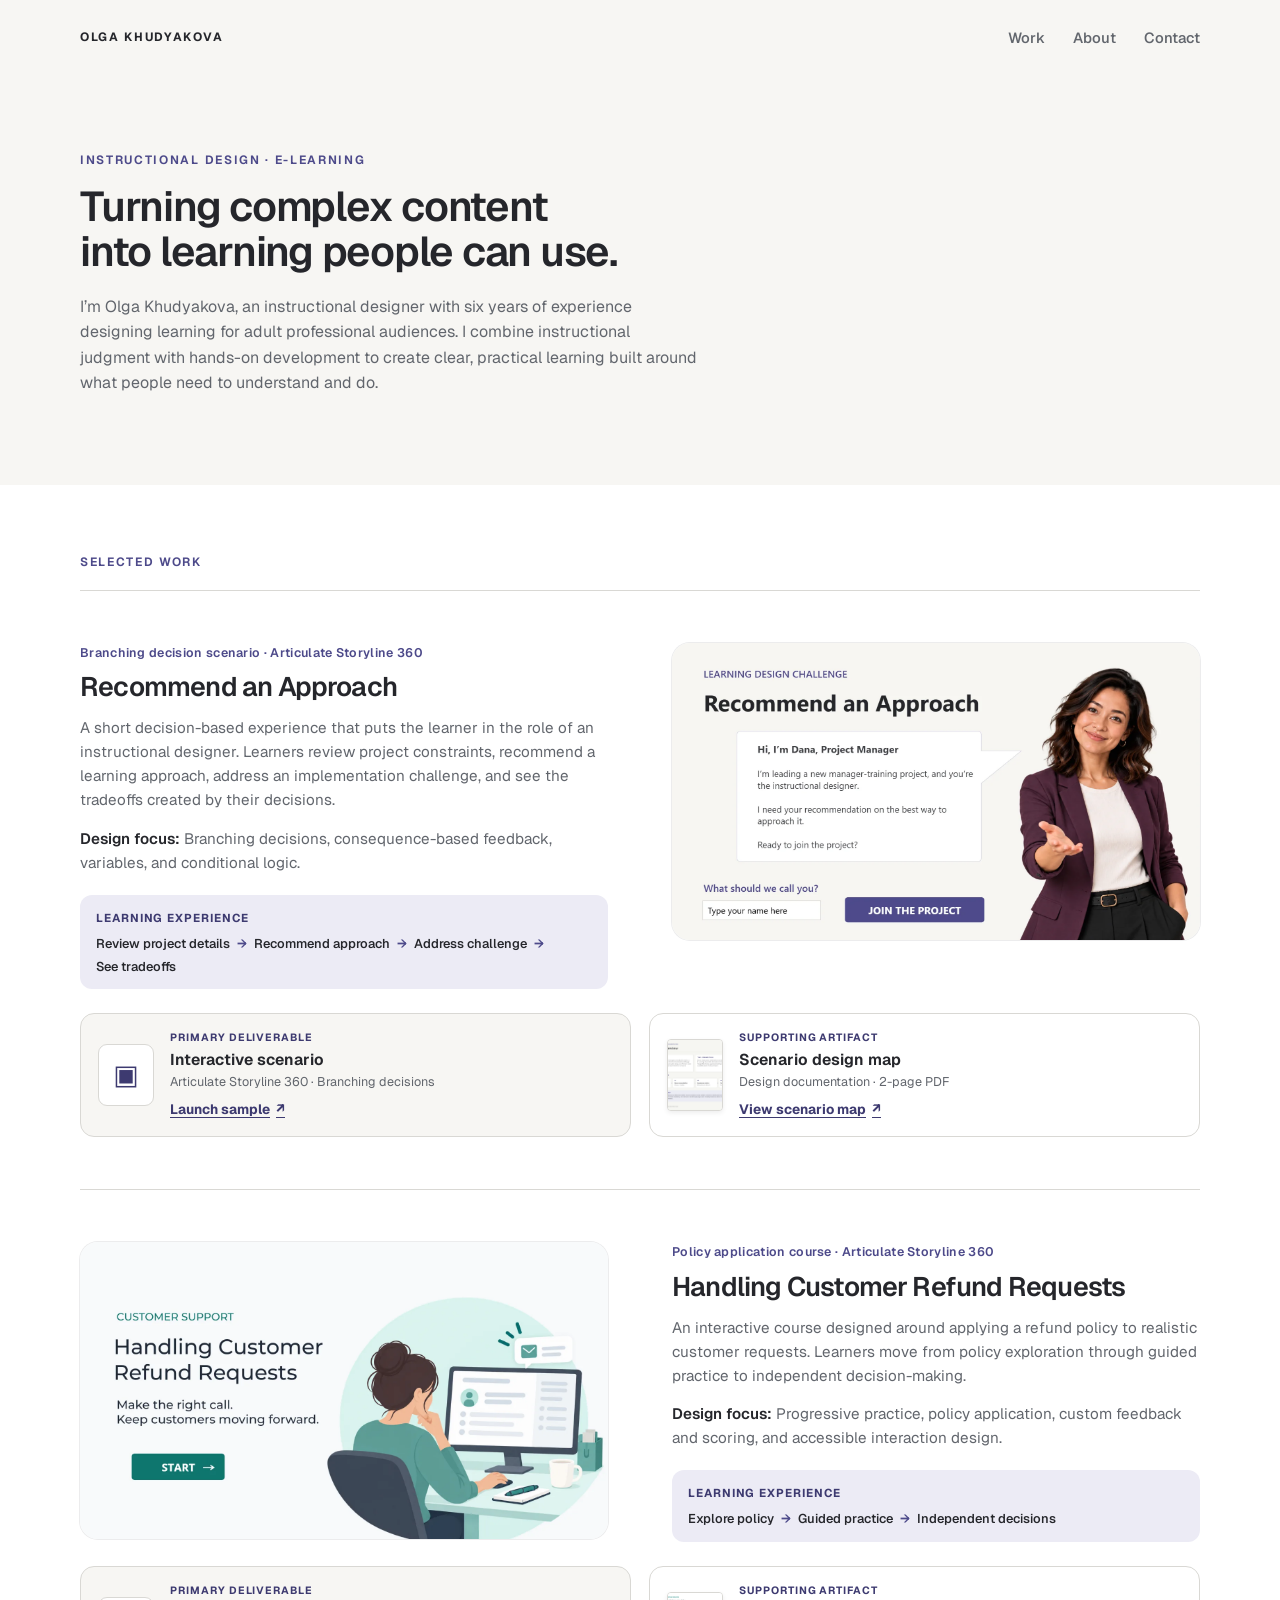
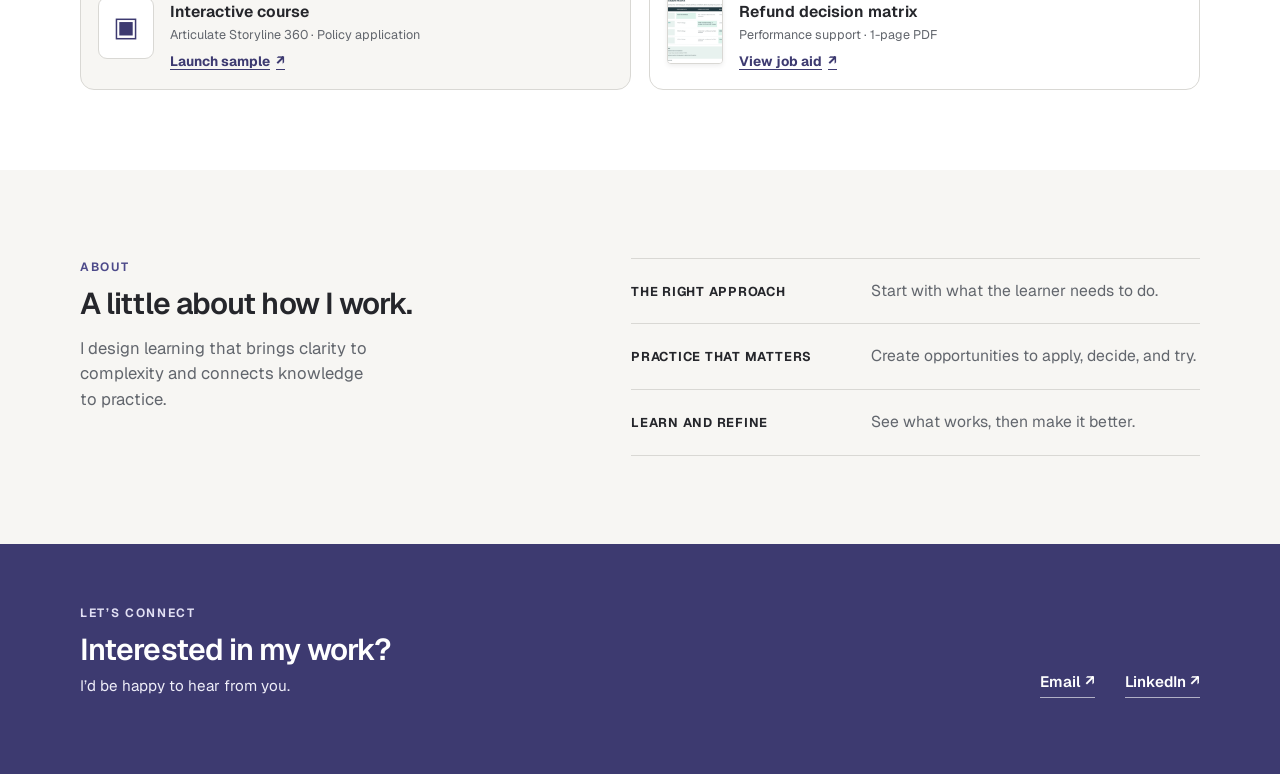
<file: index.html>
<!DOCTYPE html>

<html lang="en">
<head>
<meta charset="utf-8"/>
<meta content="width=device-width,initial-scale=1" name="viewport"/>
<meta content="Instructional design and e-learning portfolio of Olga Khudyakova." name="description"/>
<title>Olga Khudyakova | Instructional Designer</title>
<link href="https://fonts.googleapis.com" rel="preconnect"/>
<link crossorigin="" href="https://fonts.gstatic.com" rel="preconnect"/>
<link href="https://fonts.googleapis.com/css2?family=Geist:wght@400;500;600;700&amp;display=swap" rel="stylesheet"/>
<link href="styles.css" rel="stylesheet"/>
</head>
<body>
<a class="skip-link" href="#main">Skip to main content</a>
<header class="site-header">
<div class="wrap header-inner">
<a class="wordmark" href="#top">OLGA KHUDYAKOVA</a>
<nav aria-label="Primary navigation">
<a href="#work">Work</a>
<a href="#about">About</a>
<a href="#contact">Contact</a>
</nav>
</div>
</header>
<main id="main">
<section class="hero" id="top">
<img alt="" aria-hidden="true" class="hero-art hero-art-image" src="hero-abstract.png"/>
<div class="wrap hero-inner">
<p class="kicker">INSTRUCTIONAL DESIGN · E-LEARNING</p>
<h1>Turning complex content into learning people can use.</h1>
<p class="hero-copy">I’m Olga Khudyakova, an instructional designer with six years of experience designing learning for adult professional audiences. I combine instructional judgment with hands-on development to create clear, practical learning built around what people need to understand and do.</p>
</div>
</section>
<section aria-labelledby="work-title" class="work" id="work">
<div class="wrap">
<h2 class="section-title" id="work-title">SELECTED WORK</h2>
<article class="project">
<div class="project-copy">
<p class="project-type">Branching decision scenario · Articulate Storyline 360</p>
<h3>Recommend an Approach</h3>
<p>A short decision-based experience that puts the learner in the role of an instructional designer. Learners review project constraints, recommend a learning approach, address an implementation challenge, and see the tradeoffs created by their decisions.</p>
<p class="design-focus"><strong>Design focus:</strong> Branching decisions, consequence-based feedback, variables, and conditional logic.</p>
<div class="learning-strip">
<p class="strip-label">Learning experience</p>
<ol class="strip-flow">
<li>Review project details</li>
<li>Recommend approach</li>
<li>Address challenge</li>
<li>See tradeoffs</li>
</ol>
</div>

</div>
<div class="project-media">
<a aria-hidden="true" class="project-image" href="https://olkhud1370-prog.github.io/elearning_worksamples/Recommend%20an%20Approach/" rel="noopener" tabindex="-1" target="_blank">
<picture>
<source srcset="dana-cover.webp" type="image/webp"/>
<img alt="" decoding="async" height="900" loading="lazy" src="dana-cover.png" width="1608"/>
</picture>
</a>

</div>
<div aria-label="Project deliverables" class="deliverables">
<div class="deliverable deliverable-course">
<div aria-hidden="true" class="deliverable-icon">▣</div>
<div class="deliverable-body">
<p class="deliverable-kind">PRIMARY DELIVERABLE</p>
<h4>Interactive scenario</h4>
<p>Articulate Storyline 360 · Branching decisions</p>
<a class="deliverable-link" href="https://olkhud1370-prog.github.io/elearning_worksamples/Recommend%20an%20Approach/" rel="noopener" target="_blank">Launch sample <span aria-hidden="true">↗</span><span class="visually-hidden"> (opens in a new tab)</span></a>
</div>
</div>
<a aria-label="View scenario map, PDF opens in a new tab" class="deliverable deliverable-document" href="Recommend%20an%20Approach/Make_the_Call_Scenario_Design_Map.pdf" rel="noopener" target="_blank">
<img alt="" class="document-preview" decoding="async" loading="lazy" src="scenario-map-preview.webp"/>
<div class="deliverable-body">
<p class="deliverable-kind">SUPPORTING ARTIFACT</p>
<h4>Scenario design map</h4>
<p>Design documentation · 2-page PDF</p>
<span class="deliverable-link">View scenario map <span aria-hidden="true">↗</span></span>
</div>
</a></div></article>
<article class="project reverse">
<div class="project-copy">
<p class="project-type">Policy application course · Articulate Storyline 360</p>
<h3>Handling Customer Refund Requests</h3>
<p>An interactive course designed around applying a refund policy to realistic customer requests. Learners move from policy exploration through guided practice to independent decision-making.</p>
<p class="design-focus"><strong>Design focus:</strong> Progressive practice, policy application, custom feedback and scoring, and accessible interaction design.</p>
<div class="learning-strip">
<p class="strip-label">Learning experience</p>
<ol class="strip-flow">
<li>Explore policy</li>
<li>Guided practice</li>
<li>Independent decisions</li>
</ol>
</div>

</div>
<div class="project-media">
<a aria-hidden="true" class="project-image" href="https://olkhud1370-prog.github.io/elearning_worksamples/Handling%20Customer_Refund%20Requests/" rel="noopener" tabindex="-1" target="_blank">
<picture>
<source srcset="refund-cover.webp" type="image/webp"/>
<img alt="" decoding="async" height="856" loading="lazy" src="refund-cover.png" width="1600"/>
</picture>
</a>

</div>
<div aria-label="Project deliverables" class="deliverables">
<div class="deliverable deliverable-course">
<div aria-hidden="true" class="deliverable-icon">▣</div>
<div class="deliverable-body">
<p class="deliverable-kind">PRIMARY DELIVERABLE</p>
<h4>Interactive course</h4>
<p>Articulate Storyline 360 · Policy application</p>
<a class="deliverable-link" href="https://olkhud1370-prog.github.io/elearning_worksamples/Handling%20Customer_Refund%20Requests/" rel="noopener" target="_blank">Launch sample <span aria-hidden="true">↗</span><span class="visually-hidden"> (opens in a new tab)</span></a>
</div>
</div>
<a aria-label="View job aid, PDF opens in a new tab" class="deliverable deliverable-document" href="Handling%20Customer_Refund%20Requests/Refund_Decision_Reference.pdf" rel="noopener" target="_blank">
<img alt="" class="document-preview" decoding="async" loading="lazy" src="refund-job-aid-preview.webp"/>
<div class="deliverable-body">
<p class="deliverable-kind">SUPPORTING ARTIFACT</p>
<h4>Refund decision matrix</h4>
<p>Performance support · 1-page PDF</p>
<span class="deliverable-link">View job aid <span aria-hidden="true">↗</span></span>
</div>
</a></div></article>
</div>
</section>
<section aria-labelledby="about-title" class="about" id="about">
<div class="wrap about-inner">
<div class="about-head">
<p class="label">ABOUT</p>
<h2 id="about-title">A little about how I work.</h2>
<p class="about-lede">I design learning that brings clarity to complexity and connects knowledge to practice.</p>
</div>
<ul class="principles">
<li class="principle">
<h3>THE RIGHT APPROACH</h3>
<p>Start with what the learner needs to do.</p>
</li>
<li class="principle">
<h3>PRACTICE THAT MATTERS</h3>
<p>Create opportunities to apply, decide, and try.</p>
</li>
<li class="principle">
<h3>LEARN AND REFINE</h3>
<p>See what works, then make it better.</p>
</li>
</ul>
</div>
</section>
<section aria-labelledby="contact-title" class="contact" id="contact">
<div class="wrap contact-inner">
<div>
<p class="label">LET’S CONNECT</p>
<h2 id="contact-title">Interested in my work?</h2>
<p>I’d be happy to hear from you.</p>
</div>
<div class="contact-links">
<a href="mailto:olkhud1370@gmail.com">Email <span aria-hidden="true">↗</span></a>
<a href="https://www.linkedin.com/in/olga-khudyakova-3b92a680/" rel="noopener" target="_blank">LinkedIn <span aria-hidden="true">↗</span><span class="visually-hidden"> (opens in a new tab)</span></a>
</div>
</div>
</section>
</main>
</body>
</html>
</file>
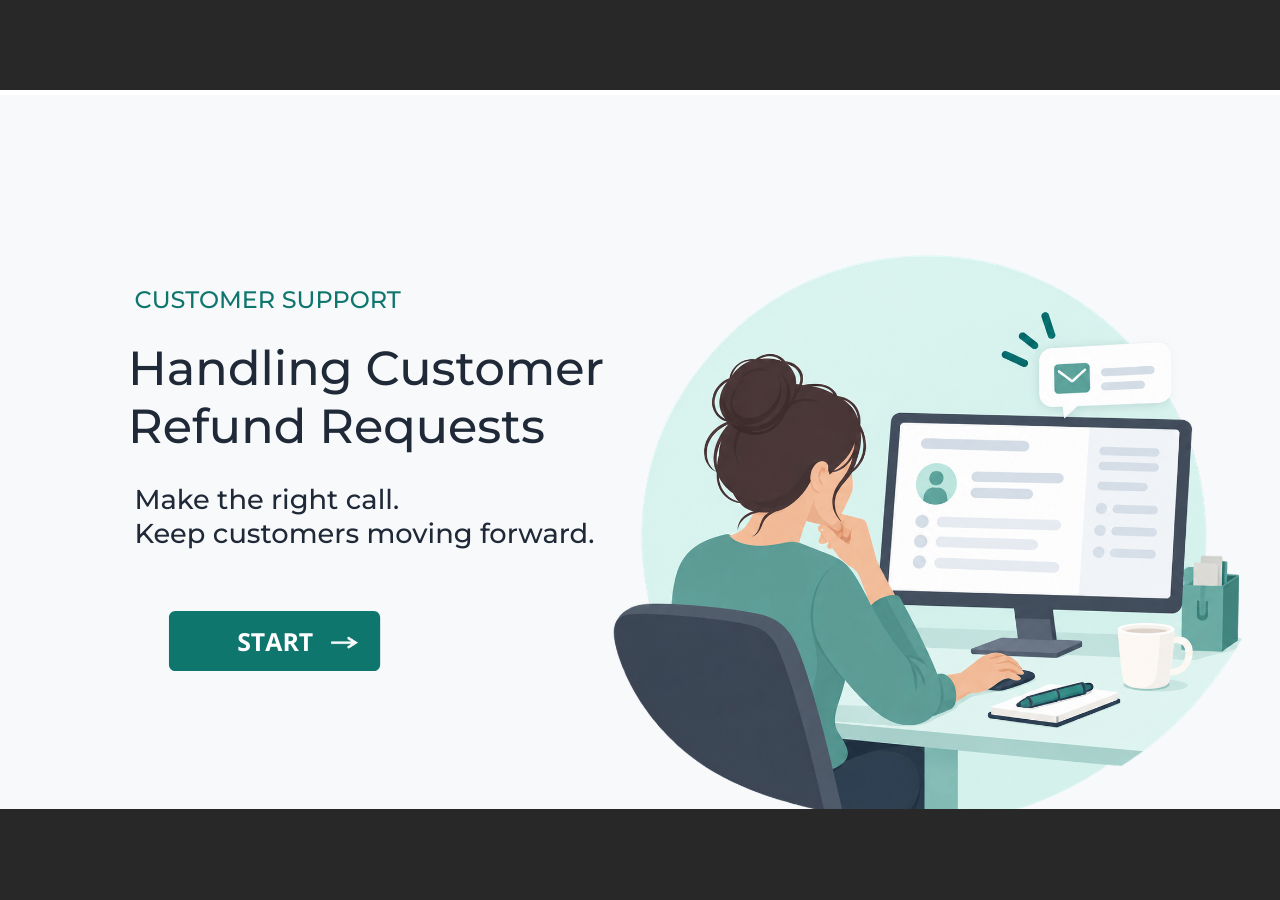
<file: Handling Customer_Refund Requests/index.html>
﻿<!doctype html>
<html lang="en-US">
<head>
  <meta charset="utf-8">
  <!-- Created using Storyline 360 x64 - http://www.articulate.com  -->
  <!-- version: 3.126.38052.0 -->
  <title>Handling Customer
Refund Requests</title>
  <meta http-equiv="x-ua-compatible" content="IE=edge"/>
  <meta name="viewport" content="width=device-width,initial-scale=1,user-scalable=no,shrink-to-fit=no,minimal-ui"/>
  <meta name="apple-mobile-web-app-capable" content="yes"/>
  <style>
    html, body { height: 100%; padding: 0; margin: 0 }
    #app { height: 100%; width: 100%; }
  </style>

  <script>
    window.DS = {};
    window.globals = {
      DATA_PATH_BASE: '',
      HAS_FRAME: true,
      HAS_SLIDE: true,

      lmsPresent: false,
      tinCanPresent: false,
      cmi5Present: false,
      aoSupport: false,
      scale: 'Scaled',
      captureRc: false,
      browserSize: 'optimal',
      bgColor: '#282828',
      features: 'DropInBase,EngagePromiseUpgrade,JsInteractions,Localization,LocalizationImage,PlayerMemoryEnhancements,SlideLevelScale,SlidePromiseUpgrade,StartupPromiseUpgrade',
      themeName: 'unified',
      preloaderColor: '#FFFFFF',
      suppressAnalytics: false,
      productChannel: 'stable',
      publishSource: 'storyline',
      aid: 'aid|268b778b-2ef3-5c5b-85b7-4f01b031d225',
      cid: '89511a04-7681-414f-bf99-fc003a1593bb',
      playerVersion: '3.126.38052.0',
      publishTimestamp: '2026-10-02T19:07:22.5773517Z',
      maxIosVideoElements: 10,
      connectionSettings: { message: 'You%20are%20offline.%20Trying%20to%20reconnect...', useDarkTheme: false, mode: 'disabled' },
      hasFeature: function(feature) {
        return this.features.split(',').includes(feature);
      },
      
      parseParams: function(qs) {
        if (window.globals.parsedParams != null) {
          return window.globals.parsedParams;
        }
        qs = (qs || window.location.search.substr(1)).split('+').join(' ');
        var params = {},
            tokens,
            re = /[?&]?([^=]+)=([^&]*)/g;

        while (tokens = re.exec(qs)) {
          params[decodeURIComponent(tokens[1]).trim()] =
            decodeURIComponent(tokens[2]).trim();
        }
        window.globals.parsedParams = params;
        return params;
      }

    };

    if (window.flagsUnderTest != null) {
      window.globals.features = window.flagsUnderTest.reduce((accum, feature) => {
        if (!accum.includes(feature)) {
          accum.push(feature);
        }
        return accum;
      }, window.globals.features.split(',')).join();
    }
  </script>
  <script>
    var isIe11 = ('ActiveXObject' in window || window.MSBlobBuilder != null)
      && window.msCrypto != null && !window.ActiveXObject;
    if (isIe11) {
      window.globals.unsupportedBrowser = true;
      document.write(atob('[base64]'));
    }
  </script>

  <script>
    if (window.globals.hasFeature('Localization')) {
      
      
    }
  </script>

  
  
  <script>window.THREE = { };</script>
  
</head>
<body style="background: #282828" class="cs-HTML theme-unified">
  <!-- 360 -->
  <script>!function(){var e,i=/iPhone/i,o=/iPod/i,n=/iPad/i,t=/\biOS-universal(?:.+)Mac\b/i,r=/\bAndroid(?:.+)Mobile\b/i,a=/Android/i,d=/(?:SD4930UR|\bSilk(?:.+)Mobile\b)/i,p=/Silk/i,l=/Windows Phone/i,u=/\bWindows(?:.+)ARM\b/i,b=/BlackBerry/i,s=/BB10/i,c=/Opera Mini/i,f=/\b(CriOS|Chrome)(?:.+)Mobile/i,h=/Mobile(?:.+)Firefox\b/i,v=function(e){return void 0!==e&&"MacIntel"===e.platform&&"number"==typeof e.maxTouchPoints&&e.maxTouchPoints>1&&"undefined"==typeof MSStream};e=function(e){var m={userAgent:"",platform:"",maxTouchPoints:0};e||"undefined"==typeof navigator?"string"==typeof e?m.userAgent=e:e&&e.userAgent&&(m={userAgent:e.userAgent,platform:e.platform,maxTouchPoints:e.maxTouchPoints||0}):m={userAgent:navigator.userAgent,platform:navigator.platform,maxTouchPoints:navigator.maxTouchPoints||0};var g=m.userAgent,y=g.split("[FBAN");void 0!==y[1]&&(g=y[0]),void 0!==(y=g.split("Twitter"))[1]&&(g=y[0]);var A=function(e){return function(i){return i.test(e)}}(g),w={apple:{phone:A(i)&&!A(l),ipod:A(o),tablet:!A(i)&&(A(n)||v(m))&&!A(l),universal:A(t),device:(A(i)||A(o)||A(n)||A(t)||v(m))&&!A(l)},amazon:{phone:A(d),tablet:!A(d)&&A(p),device:A(d)||A(p)},android:{phone:!A(l)&&A(d)||!A(l)&&A(r),tablet:!A(l)&&!A(d)&&!A(r)&&(A(p)||A(a)),device:!A(l)&&(A(d)||A(p)||A(r)||A(a))||A(/\bokhttp\b/i)},windows:{phone:A(l),tablet:A(u),device:A(l)||A(u)},other:{blackberry:A(b),blackberry10:A(s),opera:A(c),firefox:A(h),chrome:A(f),device:A(b)||A(s)||A(c)||A(h)||A(f)},any:!1,phone:!1,tablet:!1};return w.any=w.apple.device||w.android.device||w.windows.device||w.other.device,w.phone=w.apple.phone||w.android.phone||w.windows.phone,w.tablet=w.apple.tablet||w.android.tablet||w.windows.tablet,w}(),"object"==typeof exports&&"undefined"!=typeof module?module.exports=e:"function"==typeof define&&define.amd?define((function(){return e})):this.isMobile=e}();
    window.isMobile.apple.tablet = window.isMobile.apple.tablet ||
      (navigator.platform === 'MacIntel' && navigator.maxTouchPoints > 1);
    window.isMobile.apple.device = window.isMobile.apple.device || window.isMobile.apple.tablet;
    window.isMobile.tablet = window.isMobile.tablet || window.isMobile.apple.tablet;
    window.isMobile.any = window.isMobile.any || window.isMobile.apple.tablet;
  </script>

  <div id="focus-sink" tabindex="-1"></div>

  <div id="preso"></div>
  <script>
    (function() {

      var classTypes = [ 'desktop', 'mobile', 'phone', 'tablet' ];

      var addDeviceClasses = function(prefix, testObj) {
        var curr, i;
        for (i = 0; i < classTypes.length; i++) {
          curr = classTypes[i];
          if (testObj[curr]) {
            document.body.classList.add(prefix + curr);
          }
        }
      };

      var params = window.globals.parseParams(),
          isDevicePreview = params.devicepreview === '1',
          isPhoneOverride = params.deviceType === 'phone' || (isDevicePreview && params.phone == '1'),
          isTabletOverride = (params.deviceType === 'tablet' || isDevicePreview) && !isPhoneOverride,
          isMobileOverride = isPhoneOverride || isTabletOverride;

      var deviceView = {
        desktop: !window.isMobile.any && !isMobileOverride,
        mobile: window.isMobile.any || isMobileOverride,
        phone: isPhoneOverride || (window.isMobile.phone && !isTabletOverride),
        tablet: isTabletOverride || window.isMobile.tablet
      };

      window.globals.deviceView = deviceView;
      window.isMobile.desktop = !window.isMobile.any;
      window.isMobile.mobile = window.isMobile.any;

      addDeviceClasses('view-', deviceView);

    })();
  </script>
  
  <script src='story_content/triggers.js' type=text/javascript></script>
<script src='story_content/user.js' type=text/javascript></script>
  <div class="slide-loader"></div>

  <script>
    var doc = document, loader = doc.body.querySelector('.slide-loader'); [ 1, 2, 3 ].forEach(function(n) { var d = doc.createElement('div'); d.style.backgroundColor = window.globals.preloaderColor; d.classList.add('mobile-loader-dot'); d.classList.add('dot' + n); loader.appendChild(d); });
  </script>

  <div class="mobile-load-title-overlay" style="display: none">
    <div class="mobile-load-title">Handling Customer
Refund Requests</div>
  </div>

  <div class="mobile-chrome-warning"></div>

  
<style>
  .warn-connection-dialog {
    display: none;
    background: transparent;
    pointer-events: all;
    position: fixed;
    left: 0;
    top: 0;
    width: 100%;
    height: 100%;
    z-index: 999;
  }

  .warn-connection-content {
    pointer-events: all;
    border-radius: 4px;
    background: white;
    border: 1px solid #E7E7E7;
    color: #333333;
    box-shadow: 0 2px 4px rgba(0, 0, 0, 0.25);
    transition: all 150ms ease-out;
    position: absolute;
    white-space: nowrap;
  }

  .view-phone.is-landscape .warn-connection-content {
    left: 23px;
    bottom: 23px;
  }

  .view-tablet.is-landscape .warn-connection-content {
    left: 50%;
    top: 20px;
    transform: translateX(-50%);
  }

  .view-mobile.is-portrait .warn-connection-content {
    transform: translate(-50%, calc(-100% - 15px));
  }

  .warn-connection-content p {
    display: inline-block;
    margin: 0 8px 0 0;
    line-height: 33px;
    font-size: 11px;
  }

  .warn-connection-content svg {
    position: relative;
    vertical-align: middle;
    margin: 0 2px 2px 8px;
  }

  .view-desktop .warn-connection-content {
    left: 1.5em;
    bottom: 1.5em;
  }

  .view-desktop .warn-connection-content p {
    font-size: 1.1em;
  }

  .is-offline .warn-connection-dialog {
    display: block;
  }

  .is-offline .cs-panel * {
    pointer-events: none !important;
  }

  .is-offline .cs-panel {
    pointer-events: all !important;
  }

  .is-offline #nav-controls * {
    pointer-events: none !important;
  }

  .is-offline #nav-controls {
    pointer-events: all !important;
  }
</style>

<div class="warn-connection-dialog" role="alertdialog" aria-modal="true" tabindex="0" aria-labelledby="warn-connection-message">
  <div class="warn-connection-content">
    <svg width="17" height="15" viewBox="0 0 17 15" xmlns="http://www.w3.org/2000/svg">
      <path fill="#8F0000" stroke="white" d="M16.07,12.98 L15.88,12.23 L9.51,1.21 C8.97,0.26,7.6,0.26,7.06,1.21 L0.69,12.23 C0.15,13.16,0.81,14.36,1.91,14.36 H14.65 C15.47,14.36,16.05,13.7,16.07,12.98 Z"/>
      <path fill="white" stroke="white" d="M8.58,5.5 C8.35,5.28,8.5,5.35,8.21,5.32 C8.09,5.35,7.97,5.49,7.96,5.67 C7.97,5.79,7.98,5.92,7.98,6.04 L7.98,6.04 C7.99,6.17,8,6.31,8.01,6.43 L8.01,6.44 C8.03,6.92,8.06,7.41,8.09,7.9 L8.09,7.9 C8.12,8.39,8.14,8.88,8.17,9.37 C8.17,9.39,8.18,9.42,8.2,9.44 C8.23,9.46,8.25,9.47,8.28,9.47 C8.31,9.47,8.34,9.46,8.35,9.44 C8.37,9.43,8.38,9.4,8.39,9.35 L8.39,9.34 C8.39,9.24,8.4,9.15,8.4,9.05 L8.4,9.05 C8.41,8.96,8.41,8.86,8.42,8.75 C8.43,8.44,8.45,8.12,8.47,7.81 L8.47,7.81 C8.49,7.49,8.51,7.18,8.53,6.87 C8.55,6.46,8.56,6.05,8.59,5.64 L8.6,5.62 C8.6,5.57,8.59,5.53,8.58,5.5 L8.21,5.32 Z"/>
      <circle fill="white" stroke="white" cx="8.3" cy="11.35" r="0.3"/>
    </svg>
    <p id="warn-connection-message">You are offline. Trying to reconnect...</p>
  </div>
</div>

<script>
  (function() {
    window.DS.connection = {
      warningShown: false,
      assets: {},
      loadingAssetGroup: false,
      retryDelay: 500
    };

    var connectionSettings = window.globals.connectionSettings || {};

    var useConnectionMessages = window.AbortController != null &&
      window.location.protocol != 'file:' &&
      connectionSettings.mode === 'normal';

    window.DS.connection.useConnectionMessages = useConnectionMessages;

    var assetCount = 0;
    var checkLoadedId;


    if (useConnectionMessages && connectionSettings != null) {
      var contentEl = document.querySelector('.warn-connection-content');
      var messageEl = contentEl.querySelector('p');

      if (connectionSettings.useDarkTheme) {
        contentEl.style.borderColor = '#BABBBA';
        contentEl.style.backgroundColor = '#282828';
        contentEl.style.color = '#FFFFFF';
      }

      if (connectionSettings.message != null) {
        messageEl.textContent = window.decodeURIComponent(connectionSettings.message);
      }
    }

    function checkAssetsReady() {
      for (var i in DS.connection.assets) {
        if (!DS.connection.assets[i].success) {
          return false;
        }
      }
      return true;
    }

    function stopAssetGroup() {
      if (!useConnectionMessages) { return; }

      assetCount = 0;

      DS.connection.oldAssetGroup = DS.connection.assets;
      DS.connection.assets = {};
      DS.connection.loadingAssetGroup = false;
      clearInterval(checkLoadedId);
    }

    function startAssetGroup() {
      if (!useConnectionMessages) { return; }
      var ticks = 0;
      clearInterval(checkLoadedId);
      checkLoadedId = setInterval(function() {
        var loaded = 0;
        if (assetCount === 0 && loaded === 0) {
          clearInterval(checkLoadedId);
          return;
        }

        for (var i in DS.connection.assets) {
          if (DS.connection.assets[i].success) {
            loaded++;
          }
        }

        if (assetCount === loaded && checkAssetsReady()) {
          for (var i in DS.connection.assets) {
            if (DS.connection.assets[i].action) {
              DS.connection.assets[i].action();
            }
          }
          hideWarning();
          stopAssetGroup();
        }
      }, 100)
    }

    function requiredAsset(url, action, retry, type) {
      if (!useConnectionMessages) { return; }
      if (DS.connection.assets[url]) { return; }

      DS.connection.assets[url] = {
        success: false, action: action, retry: retry, type: type
      };
      assetCount = Object.keys(DS.connection.assets).length;
      if (!DS.connection.loadingAssetGroup) {
        startAssetGroup();
      }
      DS.connection.loadingAssetGroup = true;
    }

    function assetLoaded(url) {
      if (!useConnectionMessages) { return; }
      if (DS.connection.assets[url]) {
        DS.connection.assets[url].success = true;
      }
    }

    function assetFailed(url) {
      if (!useConnectionMessages) { return; }
      if (!DS.connection.assets[url]) {
        if (/\.js$/.test(url) && url.indexOf('transcripts') === -1) {
          setTimeout(function() {
            if (DS.connection.lastSlideLoaded != null) {
              DS.connection.lastSlideLoaded();
            }
          }, DS.connection.retryDelay);
        }
        return;
      }
      if (!DS.connection.warningShown) { showWarning(); }
      if (DS.connection.assets[url].retry) {
        setTimeout(function() {
          if (!DS.connection.assets[url].success) {
            DS.connection.assets[url].retry()
          }
        }, DS.connection.retryDelay);
      }
    }

    function hideWarning() {
      document.body.classList.remove('is-offline');
      DS.connection.warningShown = false;
      enableKeys();
    }
    DS.connection.hideWarning = hideWarning

    function showWarning(btn) {
      document.body.classList.add('is-offline')
      DS.connection.warningShown = true;
      updateWarningPosition();
      disableKeys();
    }

    function updateWarningPosition() {
      if (!DS.connection.warningShown) {
        return;
      }

      var isPortrait = document.body.classList.contains('is-portrait');
      var isMobile = document.body.classList.contains('view-mobile');
      var warningEl = document.querySelector('.warn-connection-content');

      if (isPortrait && isMobile) {
        var slide = document.querySelector('.primary-slide');
        var slideRect = slide != null
          ? slide.getBoundingClientRect()
          : { top: window.innerHeight, left: 0, width: window.innerWidth };

        warningEl.style.top = `${slideRect.top}px`
        warningEl.style.left = `${slideRect.left + slideRect.width / 2}px`
      } else {
        warningEl.style.top = null;
        warningEl.style.left = null;
      }

      window.requestAnimationFrame(updateWarningPosition);
    }

    function onDisableKeyDown(e) {
      e.preventDefault();
      e.stopImmediatePropagation();
    }

    function onDisableKeyUp(e) {
      e.preventDefault();
      e.stopImmediatePropagation();
    }

    var accStyle = document.createElement('style');
    var warnDialogEl = document.querySelector('.warn-connection-dialog');

    function disableKeys() {
      if (DS.views && DS.views.nsStack && DS.views.nsStack.length === 1) {
        DS.views.nsStack[0].tabReachable = false
        DS.views.nsStack[0].updateTabIndex(true);
      }

      accStyle.innerHTML = '.acc-shadow-dom { display: none; }';
      document.body.appendChild(accStyle);

      warnDialogEl.parentNode.append(warnDialogEl);
      warnDialogEl.focus();
    }

    function enableKeys() {
      accStyle.remove();
      if (DS.views && DS.views.nsStack && DS.views.nsStack.length === 1 && DS.views.nsStack[0].name === '_frame') {
        DS.views.nsStack[0].tabReachable = true;
        DS.views.nsStack[0].updateTabIndex();
      }
    }

    // these will all be noops if the feature flag isn't set in
    // the data and `window.globals.features`
    DS.connection.requiredAsset = requiredAsset;
    DS.connection.assetLoaded = assetLoaded;
    DS.connection.assetFailed = assetFailed;
    DS.connection.stopAssetGroup = stopAssetGroup;
    DS.connection.startAssetGroup = startAssetGroup;
  })();
</script>


  <script>
    
    if (window.autoSpider && window.vInterfaceObject) {
      document.querySelector('.mobile-load-title-overlay').style.display = 'none';
    }
  </script>

  

  <link rel="stylesheet" href="html5/data/css/output.min.css" data-noprefix/>
</body>
<script src="html5/lib/scripts/bootstrapper.min.js"></script>
</html>
</file>
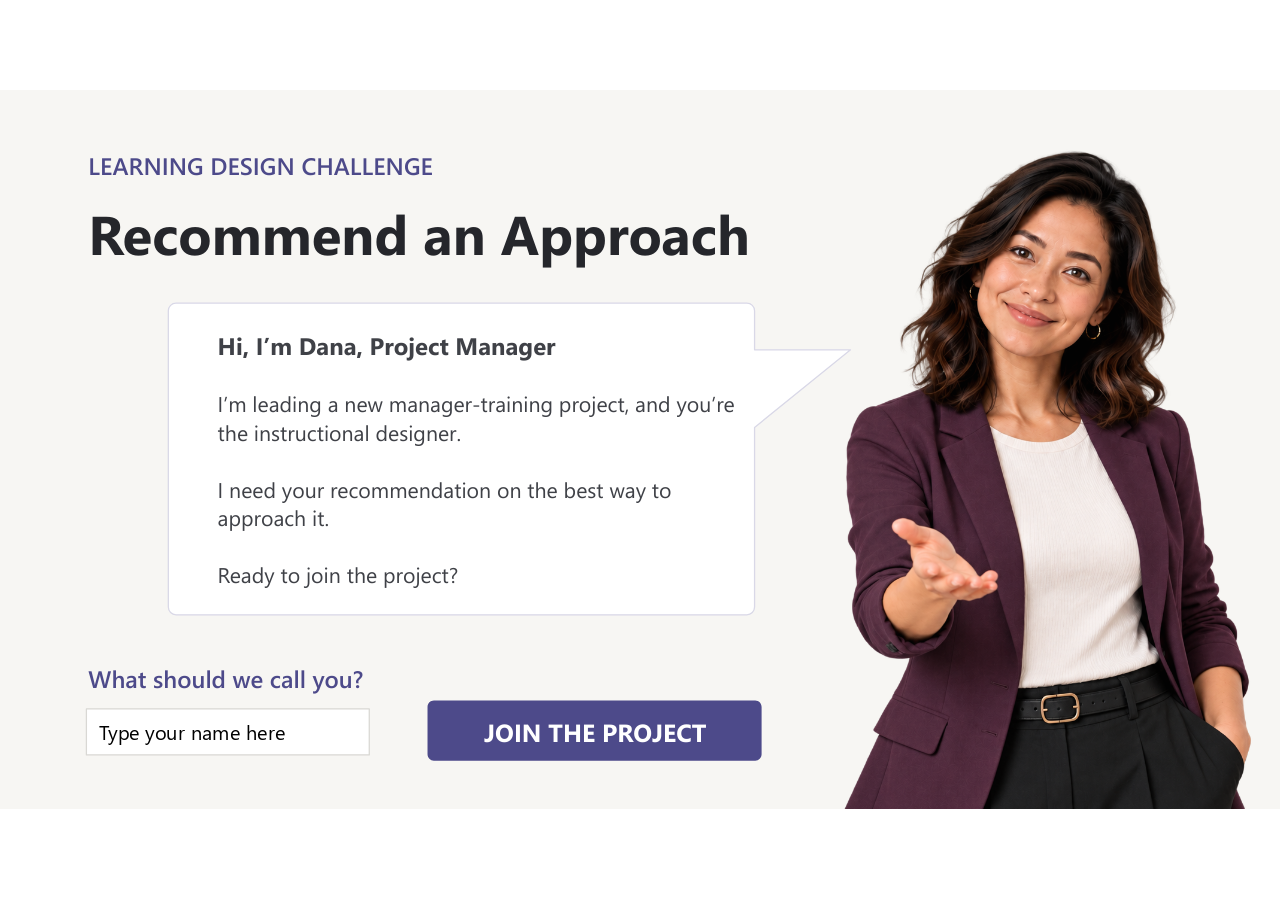
<file: Recommend an Approach/index.html>
﻿<!doctype html>
<html lang="en-US">
<head>
  <meta charset="utf-8">
  <!-- Created using Storyline 360 x64 - http://www.articulate.com  -->
  <!-- version: 3.126.38052.0 -->
  <title>Recommend an Approach</title>
  <meta http-equiv="x-ua-compatible" content="IE=edge"/>
  <meta name="viewport" content="width=device-width,initial-scale=1,user-scalable=no,shrink-to-fit=no,minimal-ui"/>
  <meta name="apple-mobile-web-app-capable" content="yes"/>
  <style>
    html, body { height: 100%; padding: 0; margin: 0 }
    #app { height: 100%; width: 100%; }
  </style>

  <script>
    window.DS = {};
    window.globals = {
      DATA_PATH_BASE: '',
      HAS_FRAME: true,
      HAS_SLIDE: true,

      lmsPresent: false,
      tinCanPresent: false,
      cmi5Present: false,
      aoSupport: false,
      scale: 'Scaled',
      captureRc: false,
      browserSize: 'optimal',
      bgColor: '#FFFFFF',
      features: 'DropInBase,EngagePromiseUpgrade,JsInteractions,Localization,LocalizationImage,PlayerMemoryEnhancements,SlideLevelScale,SlidePromiseUpgrade,StartupPromiseUpgrade',
      themeName: 'unified',
      preloaderColor: '#8C8C8C',
      suppressAnalytics: false,
      productChannel: 'stable',
      publishSource: 'storyline',
      aid: 'aid|268b778b-2ef3-5c5b-85b7-4f01b031d225',
      cid: '01e19b31-66cd-4d7f-9a2c-53a2d7a47132',
      playerVersion: '3.126.38052.0',
      publishTimestamp: '2026-10-02T19:01:34.7900070Z',
      maxIosVideoElements: 10,
      connectionSettings: { message: 'You%20are%20offline.%20Trying%20to%20reconnect...', useDarkTheme: true, mode: 'disabled' },
      hasFeature: function(feature) {
        return this.features.split(',').includes(feature);
      },
      
      parseParams: function(qs) {
        if (window.globals.parsedParams != null) {
          return window.globals.parsedParams;
        }
        qs = (qs || window.location.search.substr(1)).split('+').join(' ');
        var params = {},
            tokens,
            re = /[?&]?([^=]+)=([^&]*)/g;

        while (tokens = re.exec(qs)) {
          params[decodeURIComponent(tokens[1]).trim()] =
            decodeURIComponent(tokens[2]).trim();
        }
        window.globals.parsedParams = params;
        return params;
      }

    };

    if (window.flagsUnderTest != null) {
      window.globals.features = window.flagsUnderTest.reduce((accum, feature) => {
        if (!accum.includes(feature)) {
          accum.push(feature);
        }
        return accum;
      }, window.globals.features.split(',')).join();
    }
  </script>
  <script>
    var isIe11 = ('ActiveXObject' in window || window.MSBlobBuilder != null)
      && window.msCrypto != null && !window.ActiveXObject;
    if (isIe11) {
      window.globals.unsupportedBrowser = true;
      document.write(atob('[base64]'));
    }
  </script>

  <script>
    if (window.globals.hasFeature('Localization')) {
      
      
    }
  </script>

  
  
  <script>window.THREE = { };</script>
  
</head>
<body style="background: #FFFFFF" class="cs-HTML theme-unified">
  <!-- 360 -->
  <script>!function(){var e,i=/iPhone/i,o=/iPod/i,n=/iPad/i,t=/\biOS-universal(?:.+)Mac\b/i,r=/\bAndroid(?:.+)Mobile\b/i,a=/Android/i,d=/(?:SD4930UR|\bSilk(?:.+)Mobile\b)/i,p=/Silk/i,l=/Windows Phone/i,u=/\bWindows(?:.+)ARM\b/i,b=/BlackBerry/i,s=/BB10/i,c=/Opera Mini/i,f=/\b(CriOS|Chrome)(?:.+)Mobile/i,h=/Mobile(?:.+)Firefox\b/i,v=function(e){return void 0!==e&&"MacIntel"===e.platform&&"number"==typeof e.maxTouchPoints&&e.maxTouchPoints>1&&"undefined"==typeof MSStream};e=function(e){var m={userAgent:"",platform:"",maxTouchPoints:0};e||"undefined"==typeof navigator?"string"==typeof e?m.userAgent=e:e&&e.userAgent&&(m={userAgent:e.userAgent,platform:e.platform,maxTouchPoints:e.maxTouchPoints||0}):m={userAgent:navigator.userAgent,platform:navigator.platform,maxTouchPoints:navigator.maxTouchPoints||0};var g=m.userAgent,y=g.split("[FBAN");void 0!==y[1]&&(g=y[0]),void 0!==(y=g.split("Twitter"))[1]&&(g=y[0]);var A=function(e){return function(i){return i.test(e)}}(g),w={apple:{phone:A(i)&&!A(l),ipod:A(o),tablet:!A(i)&&(A(n)||v(m))&&!A(l),universal:A(t),device:(A(i)||A(o)||A(n)||A(t)||v(m))&&!A(l)},amazon:{phone:A(d),tablet:!A(d)&&A(p),device:A(d)||A(p)},android:{phone:!A(l)&&A(d)||!A(l)&&A(r),tablet:!A(l)&&!A(d)&&!A(r)&&(A(p)||A(a)),device:!A(l)&&(A(d)||A(p)||A(r)||A(a))||A(/\bokhttp\b/i)},windows:{phone:A(l),tablet:A(u),device:A(l)||A(u)},other:{blackberry:A(b),blackberry10:A(s),opera:A(c),firefox:A(h),chrome:A(f),device:A(b)||A(s)||A(c)||A(h)||A(f)},any:!1,phone:!1,tablet:!1};return w.any=w.apple.device||w.android.device||w.windows.device||w.other.device,w.phone=w.apple.phone||w.android.phone||w.windows.phone,w.tablet=w.apple.tablet||w.android.tablet||w.windows.tablet,w}(),"object"==typeof exports&&"undefined"!=typeof module?module.exports=e:"function"==typeof define&&define.amd?define((function(){return e})):this.isMobile=e}();
    window.isMobile.apple.tablet = window.isMobile.apple.tablet ||
      (navigator.platform === 'MacIntel' && navigator.maxTouchPoints > 1);
    window.isMobile.apple.device = window.isMobile.apple.device || window.isMobile.apple.tablet;
    window.isMobile.tablet = window.isMobile.tablet || window.isMobile.apple.tablet;
    window.isMobile.any = window.isMobile.any || window.isMobile.apple.tablet;
  </script>

  <div id="focus-sink" tabindex="-1"></div>

  <div id="preso"></div>
  <script>
    (function() {

      var classTypes = [ 'desktop', 'mobile', 'phone', 'tablet' ];

      var addDeviceClasses = function(prefix, testObj) {
        var curr, i;
        for (i = 0; i < classTypes.length; i++) {
          curr = classTypes[i];
          if (testObj[curr]) {
            document.body.classList.add(prefix + curr);
          }
        }
      };

      var params = window.globals.parseParams(),
          isDevicePreview = params.devicepreview === '1',
          isPhoneOverride = params.deviceType === 'phone' || (isDevicePreview && params.phone == '1'),
          isTabletOverride = (params.deviceType === 'tablet' || isDevicePreview) && !isPhoneOverride,
          isMobileOverride = isPhoneOverride || isTabletOverride;

      var deviceView = {
        desktop: !window.isMobile.any && !isMobileOverride,
        mobile: window.isMobile.any || isMobileOverride,
        phone: isPhoneOverride || (window.isMobile.phone && !isTabletOverride),
        tablet: isTabletOverride || window.isMobile.tablet
      };

      window.globals.deviceView = deviceView;
      window.isMobile.desktop = !window.isMobile.any;
      window.isMobile.mobile = window.isMobile.any;

      addDeviceClasses('view-', deviceView);

    })();
  </script>
  
  <script src='story_content/triggers.js' type=text/javascript></script>
<script src='story_content/user.js' type=text/javascript></script>
  <div class="slide-loader"></div>

  <script>
    var doc = document, loader = doc.body.querySelector('.slide-loader'); [ 1, 2, 3 ].forEach(function(n) { var d = doc.createElement('div'); d.style.backgroundColor = window.globals.preloaderColor; d.classList.add('mobile-loader-dot'); d.classList.add('dot' + n); loader.appendChild(d); });
  </script>

  <div class="mobile-load-title-overlay" style="display: none">
    <div class="mobile-load-title">Recommend an Approach</div>
  </div>

  <div class="mobile-chrome-warning"></div>

  
<style>
  .warn-connection-dialog {
    display: none;
    background: transparent;
    pointer-events: all;
    position: fixed;
    left: 0;
    top: 0;
    width: 100%;
    height: 100%;
    z-index: 999;
  }

  .warn-connection-content {
    pointer-events: all;
    border-radius: 4px;
    background: white;
    border: 1px solid #E7E7E7;
    color: #333333;
    box-shadow: 0 2px 4px rgba(0, 0, 0, 0.25);
    transition: all 150ms ease-out;
    position: absolute;
    white-space: nowrap;
  }

  .view-phone.is-landscape .warn-connection-content {
    left: 23px;
    bottom: 23px;
  }

  .view-tablet.is-landscape .warn-connection-content {
    left: 50%;
    top: 20px;
    transform: translateX(-50%);
  }

  .view-mobile.is-portrait .warn-connection-content {
    transform: translate(-50%, calc(-100% - 15px));
  }

  .warn-connection-content p {
    display: inline-block;
    margin: 0 8px 0 0;
    line-height: 33px;
    font-size: 11px;
  }

  .warn-connection-content svg {
    position: relative;
    vertical-align: middle;
    margin: 0 2px 2px 8px;
  }

  .view-desktop .warn-connection-content {
    left: 1.5em;
    bottom: 1.5em;
  }

  .view-desktop .warn-connection-content p {
    font-size: 1.1em;
  }

  .is-offline .warn-connection-dialog {
    display: block;
  }

  .is-offline .cs-panel * {
    pointer-events: none !important;
  }

  .is-offline .cs-panel {
    pointer-events: all !important;
  }

  .is-offline #nav-controls * {
    pointer-events: none !important;
  }

  .is-offline #nav-controls {
    pointer-events: all !important;
  }
</style>

<div class="warn-connection-dialog" role="alertdialog" aria-modal="true" tabindex="0" aria-labelledby="warn-connection-message">
  <div class="warn-connection-content">
    <svg width="17" height="15" viewBox="0 0 17 15" xmlns="http://www.w3.org/2000/svg">
      <path fill="#8F0000" stroke="white" d="M16.07,12.98 L15.88,12.23 L9.51,1.21 C8.97,0.26,7.6,0.26,7.06,1.21 L0.69,12.23 C0.15,13.16,0.81,14.36,1.91,14.36 H14.65 C15.47,14.36,16.05,13.7,16.07,12.98 Z"/>
      <path fill="white" stroke="white" d="M8.58,5.5 C8.35,5.28,8.5,5.35,8.21,5.32 C8.09,5.35,7.97,5.49,7.96,5.67 C7.97,5.79,7.98,5.92,7.98,6.04 L7.98,6.04 C7.99,6.17,8,6.31,8.01,6.43 L8.01,6.44 C8.03,6.92,8.06,7.41,8.09,7.9 L8.09,7.9 C8.12,8.39,8.14,8.88,8.17,9.37 C8.17,9.39,8.18,9.42,8.2,9.44 C8.23,9.46,8.25,9.47,8.28,9.47 C8.31,9.47,8.34,9.46,8.35,9.44 C8.37,9.43,8.38,9.4,8.39,9.35 L8.39,9.34 C8.39,9.24,8.4,9.15,8.4,9.05 L8.4,9.05 C8.41,8.96,8.41,8.86,8.42,8.75 C8.43,8.44,8.45,8.12,8.47,7.81 L8.47,7.81 C8.49,7.49,8.51,7.18,8.53,6.87 C8.55,6.46,8.56,6.05,8.59,5.64 L8.6,5.62 C8.6,5.57,8.59,5.53,8.58,5.5 L8.21,5.32 Z"/>
      <circle fill="white" stroke="white" cx="8.3" cy="11.35" r="0.3"/>
    </svg>
    <p id="warn-connection-message">You are offline. Trying to reconnect...</p>
  </div>
</div>

<script>
  (function() {
    window.DS.connection = {
      warningShown: false,
      assets: {},
      loadingAssetGroup: false,
      retryDelay: 500
    };

    var connectionSettings = window.globals.connectionSettings || {};

    var useConnectionMessages = window.AbortController != null &&
      window.location.protocol != 'file:' &&
      connectionSettings.mode === 'normal';

    window.DS.connection.useConnectionMessages = useConnectionMessages;

    var assetCount = 0;
    var checkLoadedId;


    if (useConnectionMessages && connectionSettings != null) {
      var contentEl = document.querySelector('.warn-connection-content');
      var messageEl = contentEl.querySelector('p');

      if (connectionSettings.useDarkTheme) {
        contentEl.style.borderColor = '#BABBBA';
        contentEl.style.backgroundColor = '#282828';
        contentEl.style.color = '#FFFFFF';
      }

      if (connectionSettings.message != null) {
        messageEl.textContent = window.decodeURIComponent(connectionSettings.message);
      }
    }

    function checkAssetsReady() {
      for (var i in DS.connection.assets) {
        if (!DS.connection.assets[i].success) {
          return false;
        }
      }
      return true;
    }

    function stopAssetGroup() {
      if (!useConnectionMessages) { return; }

      assetCount = 0;

      DS.connection.oldAssetGroup = DS.connection.assets;
      DS.connection.assets = {};
      DS.connection.loadingAssetGroup = false;
      clearInterval(checkLoadedId);
    }

    function startAssetGroup() {
      if (!useConnectionMessages) { return; }
      var ticks = 0;
      clearInterval(checkLoadedId);
      checkLoadedId = setInterval(function() {
        var loaded = 0;
        if (assetCount === 0 && loaded === 0) {
          clearInterval(checkLoadedId);
          return;
        }

        for (var i in DS.connection.assets) {
          if (DS.connection.assets[i].success) {
            loaded++;
          }
        }

        if (assetCount === loaded && checkAssetsReady()) {
          for (var i in DS.connection.assets) {
            if (DS.connection.assets[i].action) {
              DS.connection.assets[i].action();
            }
          }
          hideWarning();
          stopAssetGroup();
        }
      }, 100)
    }

    function requiredAsset(url, action, retry, type) {
      if (!useConnectionMessages) { return; }
      if (DS.connection.assets[url]) { return; }

      DS.connection.assets[url] = {
        success: false, action: action, retry: retry, type: type
      };
      assetCount = Object.keys(DS.connection.assets).length;
      if (!DS.connection.loadingAssetGroup) {
        startAssetGroup();
      }
      DS.connection.loadingAssetGroup = true;
    }

    function assetLoaded(url) {
      if (!useConnectionMessages) { return; }
      if (DS.connection.assets[url]) {
        DS.connection.assets[url].success = true;
      }
    }

    function assetFailed(url) {
      if (!useConnectionMessages) { return; }
      if (!DS.connection.assets[url]) {
        if (/\.js$/.test(url) && url.indexOf('transcripts') === -1) {
          setTimeout(function() {
            if (DS.connection.lastSlideLoaded != null) {
              DS.connection.lastSlideLoaded();
            }
          }, DS.connection.retryDelay);
        }
        return;
      }
      if (!DS.connection.warningShown) { showWarning(); }
      if (DS.connection.assets[url].retry) {
        setTimeout(function() {
          if (!DS.connection.assets[url].success) {
            DS.connection.assets[url].retry()
          }
        }, DS.connection.retryDelay);
      }
    }

    function hideWarning() {
      document.body.classList.remove('is-offline');
      DS.connection.warningShown = false;
      enableKeys();
    }
    DS.connection.hideWarning = hideWarning

    function showWarning(btn) {
      document.body.classList.add('is-offline')
      DS.connection.warningShown = true;
      updateWarningPosition();
      disableKeys();
    }

    function updateWarningPosition() {
      if (!DS.connection.warningShown) {
        return;
      }

      var isPortrait = document.body.classList.contains('is-portrait');
      var isMobile = document.body.classList.contains('view-mobile');
      var warningEl = document.querySelector('.warn-connection-content');

      if (isPortrait && isMobile) {
        var slide = document.querySelector('.primary-slide');
        var slideRect = slide != null
          ? slide.getBoundingClientRect()
          : { top: window.innerHeight, left: 0, width: window.innerWidth };

        warningEl.style.top = `${slideRect.top}px`
        warningEl.style.left = `${slideRect.left + slideRect.width / 2}px`
      } else {
        warningEl.style.top = null;
        warningEl.style.left = null;
      }

      window.requestAnimationFrame(updateWarningPosition);
    }

    function onDisableKeyDown(e) {
      e.preventDefault();
      e.stopImmediatePropagation();
    }

    function onDisableKeyUp(e) {
      e.preventDefault();
      e.stopImmediatePropagation();
    }

    var accStyle = document.createElement('style');
    var warnDialogEl = document.querySelector('.warn-connection-dialog');

    function disableKeys() {
      if (DS.views && DS.views.nsStack && DS.views.nsStack.length === 1) {
        DS.views.nsStack[0].tabReachable = false
        DS.views.nsStack[0].updateTabIndex(true);
      }

      accStyle.innerHTML = '.acc-shadow-dom { display: none; }';
      document.body.appendChild(accStyle);

      warnDialogEl.parentNode.append(warnDialogEl);
      warnDialogEl.focus();
    }

    function enableKeys() {
      accStyle.remove();
      if (DS.views && DS.views.nsStack && DS.views.nsStack.length === 1 && DS.views.nsStack[0].name === '_frame') {
        DS.views.nsStack[0].tabReachable = true;
        DS.views.nsStack[0].updateTabIndex();
      }
    }

    // these will all be noops if the feature flag isn't set in
    // the data and `window.globals.features`
    DS.connection.requiredAsset = requiredAsset;
    DS.connection.assetLoaded = assetLoaded;
    DS.connection.assetFailed = assetFailed;
    DS.connection.stopAssetGroup = stopAssetGroup;
    DS.connection.startAssetGroup = startAssetGroup;
  })();
</script>


  <script>
    
    if (window.autoSpider && window.vInterfaceObject) {
      document.querySelector('.mobile-load-title-overlay').style.display = 'none';
    }
  </script>

  

  <link rel="stylesheet" href="html5/data/css/output.min.css" data-noprefix/>
</body>
<script src="html5/lib/scripts/bootstrapper.min.js"></script>
</html>
</file>
<file: styles.css>
/* Olga Khudyakova portfolio, v15
   Same palette, type and copy as v14. Rebuilt as one clean stylesheet
   (v11 to v14 override layers merged) with a single shared content edge. */

:root {
  --chalk: #f7f6f3;
  --white: #ffffff;
  --ink: #25262b;
  --graphite: #62666d;
  --mist: #ecebf5;
  --cobalt: #4d4a8a;
  --cobalt-dark: #3d3a70;
  --navy: #35324f;
  --line: #d9d8d4;

  --max: 1120px;
  --gutter: clamp(22px, 4vw, 30px);
}

*, *::before, *::after { box-sizing: border-box; }
html { scroll-behavior: smooth; -webkit-text-size-adjust: 100%; }
body {
  margin: 0;
  background: var(--chalk);
  color: var(--ink);
  font-family: "Geist", system-ui, -apple-system, "Segoe UI", Arial, sans-serif;
  line-height: 1.58;
  -webkit-font-smoothing: antialiased;
}
h1, h2, h3, p, ol, ul { margin: 0; }
ol, ul { padding: 0; list-style: none; }
img { display: block; max-width: 100%; height: auto; }
a { color: inherit; }
p { text-wrap: pretty; }

/* Every section shares this one content edge */
.wrap {
  width: 100%;
  max-width: calc(var(--max) + var(--gutter) * 2);
  margin-inline: auto;
  padding-inline: var(--gutter);
}

section[id] { scroll-margin-top: 16px; }

/* ---------- Accessibility ---------- */
.visually-hidden {
  position: absolute !important; width: 1px; height: 1px;
  overflow: hidden; clip: rect(0 0 0 0); clip-path: inset(50%); white-space: nowrap;
}
.skip-link {
  position: absolute; left: 12px; top: -60px; z-index: 50;
  padding: 10px 16px; border-radius: 8px;
  background: var(--cobalt-dark); color: #fff; font-weight: 600; text-decoration: none;
}
.skip-link:focus { top: 12px; }
:focus-visible { outline: 3px solid var(--cobalt-dark); outline-offset: 3px; border-radius: 3px; }

/* ---------- Labels ---------- */
.kicker, .label {
  font-size: .75rem; font-weight: 650; letter-spacing: .14em;
  color: var(--cobalt);
}

/* ---------- Header ---------- */
.site-header { position: relative; z-index: 3; }
.header-inner {
  display: flex; justify-content: space-between; align-items: center;
  padding-block: 22px;
}
.wordmark { font-size: .75rem; font-weight: 700; letter-spacing: .14em; text-decoration: none; }
nav { display: flex; gap: 28px; }
nav a {
  position: relative; padding-block: 4px;
  color: var(--graphite); font-size: .84rem; font-weight: 500; text-decoration: none;
}
nav a::after {
  content: ""; position: absolute; left: 0; bottom: -2px; width: 100%; height: 2px;
  background: var(--cobalt); transform: scaleX(0); transform-origin: left; transition: transform .2s;
}
nav a:hover::after, nav a:focus-visible::after { transform: scaleX(1); }

/* ---------- Hero ---------- */
.hero {
  position: relative;
  overflow: hidden;
  isolation: isolate;
}
.hero-art {
  position: absolute; z-index: -1;
  top: 0; right: 0; bottom: 0;
  width: min(62vw, 980px);
  height: 100%;
  pointer-events: none;
}
.hero-inner { padding-block: clamp(44px, 6vw, 76px) clamp(56px, 7vw, 92px); }
.kicker { margin-bottom: 14px; }
h1 {
  max-width: 13.5em;
  font-size: clamp(2.15rem, 3.8vw, 3.25rem);
  font-weight: 600;
  line-height: 1.08;
  letter-spacing: -.03em;
  text-wrap: balance;
}
.hero-copy {
  max-width: 620px; margin-top: 20px;
  color: var(--graphite); font-size: 1rem;
}

/* ---------- Work ---------- */
.work {
  background: var(--white);
  padding-block: clamp(48px, 6vw, 68px) clamp(56px, 7vw, 80px);
}
.section-title {
  font-size: .75rem; font-weight: 650; letter-spacing: .14em; color: var(--cobalt);
  padding-bottom: 18px;
}

.project {
  display: grid;
  grid-template-columns: minmax(0, 1fr) minmax(0, 1fr);
  gap: clamp(36px, 5vw, 64px);
  align-items: center;
  padding-block: clamp(36px, 4.5vw, 52px);
  border-top: 1px solid var(--line);
}
.project:last-child { padding-bottom: 0; }
.project.reverse .project-image { order: -1; }

.project-type { color: var(--cobalt); font-size: .78rem; font-weight: 600; letter-spacing: .025em; margin-bottom: 10px; }
.project h3 {
  font-size: clamp(1.48rem, 2.1vw, 1.9rem); font-weight: 600;
  line-height: 1.12; letter-spacing: -.03em; margin-bottom: 14px;
}
.project-copy > p:not(.project-type) { color: var(--graphite); font-size: .95rem; max-width: 54ch; }
.design-focus { margin-top: 14px; }
.design-focus strong { color: var(--ink); font-weight: 600; }

.learning-strip {
  margin-top: 20px; padding: 14px 16px;
  background: var(--mist); border-radius: 12px;
}
.strip-label {
  margin-bottom: 8px; color: var(--cobalt-dark);
  font-size: .72rem; font-weight: 700; letter-spacing: .08em; text-transform: uppercase;
}
.strip-flow {
  display: flex; flex-wrap: wrap; align-items: center; row-gap: 6px;
  color: var(--ink); font-size: .8rem; font-weight: 550; line-height: 1.35;
}
/* Arrow travels with the step before it, so a wrap never strands an arrow */
.strip-flow li { white-space: nowrap; }
.strip-flow li:not(:last-child)::after {
  content: "→"; margin-inline: 7px; color: var(--cobalt); font-weight: 650;
}

.launch {
  display: inline-flex; align-items: center; gap: 8px;
  margin-top: 20px; padding-bottom: 3px;
  color: var(--cobalt-dark); font-size: .95rem; font-weight: 600;
  text-decoration: none; border-bottom: 1px solid currentColor;
}
.launch span[aria-hidden] { transition: transform .2s; }
.launch:hover span[aria-hidden] { transform: translate(3px, -3px); }

.project-image {
  display: block; overflow: hidden;
  border-radius: 18px;
  box-shadow: 0 0 0 1px rgba(23, 24, 33, .08);
  transition: transform .28s ease, box-shadow .28s ease;
}
.project-image img { width: 100%; aspect-ratio: 16 / 9; object-fit: cover; }
.project-image:hover {
  transform: translateY(-3px);
  box-shadow: 0 0 0 1px rgba(23, 24, 33, .08), 0 14px 30px -10px rgba(23, 24, 33, .18);
}

/* ---------- About ---------- */
.about { padding-block: clamp(56px, 7vw, 88px); }
.about-inner {
  display: grid;
  grid-template-columns: minmax(0, 5fr) minmax(0, 6fr);
  gap: clamp(36px, 6vw, 88px);
  align-items: start;
}
.about-head .label { margin-bottom: 10px; }
.about h2 {
  font-size: clamp(1.55rem, 2.35vw, 2.05rem); font-weight: 600;
  line-height: 1.1; letter-spacing: -.03em;
}
.about-lede {
  margin-top: 16px; max-width: 32ch;
  color: var(--graphite); font-size: clamp(1.02rem, 1.3vw, 1.125rem); line-height: 1.55;
}
.principle {
  display: grid;
  grid-template-columns: 13.5em minmax(0, 1fr);
  gap: 6px 24px;
  align-items: baseline;
  padding-block: 20px;
  border-top: 1px solid var(--line);
}
.principle:last-child { border-bottom: 1px solid var(--line); }
.principle h3 { font-size: .8rem; font-weight: 680; letter-spacing: .06em; color: var(--ink); }
.principle p { color: var(--graphite); font-size: .98rem; }

/* ---------- Contact ---------- */
.contact {
  background: var(--cobalt-dark); color: #fff;
  padding-block: clamp(48px, 6vw, 60px) clamp(56px, 7vw, 76px);
}
.contact-inner {
  display: flex; justify-content: space-between; align-items: flex-end;
  flex-wrap: wrap; gap: 28px 48px;
}
.contact .label { color: #d9dbff; margin-bottom: 10px; }
.contact h2 {
  font-size: clamp(1.55rem, 2.35vw, 2.05rem); font-weight: 600;
  line-height: 1.1; letter-spacing: -.03em;
}
.contact p:not(.label) { margin-top: 8px; color: #e4e6fb; font-size: .95rem; }
.contact-links { display: flex; gap: 30px; flex-wrap: wrap; }
.contact-links a {
  color: #fff; font-size: .95rem; font-weight: 600; text-decoration: none;
  border-bottom: 1px solid rgba(255, 255, 255, .6); padding-bottom: 3px;
}
.contact-links a:hover { border-bottom-color: #fff; }
.contact-links span[aria-hidden] { display: inline-block; transition: transform .2s; }
.contact-links a:hover span[aria-hidden] { transform: translate(3px, -3px); }
.contact :focus-visible { outline-color: #fff; }

/* ---------- Responsive ---------- */
@media (max-width: 960px) {
  .about-inner { grid-template-columns: 1fr; gap: 28px; }
  .about-lede { max-width: 46ch; }
}
@media (max-width: 820px) {
  .project { grid-template-columns: 1fr; gap: 24px; }
  .project .project-image { order: -1; }
  .hero-art { width: 100%; opacity: .35; }
}
@media (max-width: 560px) {
  nav { gap: 18px; }
  .principle { grid-template-columns: 1fr; }
  .hero-art { opacity: .22; }
}
@media (prefers-reduced-motion: reduce) {
  html { scroll-behavior: auto; }
  *, *::before, *::after { transition: none !important; }
  .project-image:hover { transform: none; }
}


/* V16 hero refinement */
.hero-art-image{
  position:absolute;
  z-index:-1;
  inset:0;
  width:100%;
  height:100%;
  object-fit:cover;
  object-position:center center;
  pointer-events:none;
}

/* Slightly smaller than V15: still strong, but not oversized */
h1{
  max-width:13.5em;
  font-size:clamp(1.95rem,3.25vw,2.8rem);
  line-height:1.08;
}

/* Keep text comfortably readable over the open left side of the art */
.hero-inner{
  position:relative;
  z-index:1;
}

@media(max-width:760px){
  .hero-art-image{
    object-position:58% center;
    opacity:.78;
  }
}


/* V17 refinements */

/* Give Selected Work the visual weight of a real section title */
.work .section-intro .label,
.work .section-label,
#work .label{
  font-size:clamp(1.25rem,1.8vw,1.55rem);
  font-weight:650;
  letter-spacing:-.02em;
  text-transform:none;
  color:var(--ink);
}

/* Soften the hero's transition into the page */
.hero{
  position:relative;
}
.hero::after{
  content:"";
  position:absolute;
  z-index:3;
  left:0;
  right:0;
  bottom:-1px;
  height:54px;
  pointer-events:none;
  background:linear-gradient(
    to bottom,
    rgba(243,245,248,0) 0%,
    rgba(243,245,248,.42) 58%,
    #f7f6f3 100%
  );
}

/* Slightly soften the artwork itself at the outer boundary */
.hero-art-image{
  -webkit-mask-image:linear-gradient(to bottom,#000 0%,#000 86%,rgba(0,0,0,.86) 93%,transparent 100%);
  mask-image:linear-gradient(to bottom,#000 0%,#000 86%,rgba(0,0,0,.86) 93%,transparent 100%);
}


/* V18: quieter hero artwork */
.hero{
  background:var(--chalk);
}
.hero-art-image{
  left:auto;
  right:0;
  width:48%;
  height:100%;
  object-fit:cover;
  object-position:72% center;
  opacity:.68;
  -webkit-mask-image:linear-gradient(to right,transparent 0%,rgba(0,0,0,.22) 18%,#000 48%,#000 100%);
  mask-image:linear-gradient(to right,transparent 0%,rgba(0,0,0,.22) 18%,#000 48%,#000 100%);
}
.hero::after{
  height:42px;
  background:linear-gradient(to bottom,rgba(243,245,248,0),#f7f6f3 100%);
}

@media(max-width:900px){
  .hero-art-image{
    width:44%;
    opacity:.5;
  }
}
@media(max-width:700px){
  .hero-art-image{
    width:42%;
    right:-10%;
    opacity:.28;
  }
}


/* V19: cleaner hero boundaries + slightly larger navigation */

/* Keep the abstract treatment contained and give the hero a clean,
   intentional transition at both boundaries. */
.hero{
  overflow:hidden;
  border-top:1px solid rgba(220,225,233,.72);
  border-bottom:1px solid rgba(220,225,233,.72);
}
.hero-art-image{
  top:0;
  bottom:0;
  border-radius:0;
}

/* Replace the previous pronounced bottom fade with a much subtler blend. */
.hero::after{
  height:20px;
  bottom:0;
  background:linear-gradient(
    to bottom,
    rgba(243,245,248,0) 0%,
    rgba(243,245,248,.72) 100%
  );
}

/* Work / About / Contact */
.site-nav a,
header nav a,
.nav a{
  font-size:.92rem;
  font-weight:540;
}


/* V20: crisp hero ending + stronger Selected Work heading */

/* Remove the bottom blur/fade entirely. */
.hero::after{
  display:none !important;
}
.hero-art-image{
  -webkit-mask-image:linear-gradient(to right,transparent 0%,rgba(0,0,0,.22) 18%,#000 48%,#000 100%);
  mask-image:linear-gradient(to right,transparent 0%,rgba(0,0,0,.22) 18%,#000 48%,#000 100%);
}

/* Make SELECTED WORK unmistakably a section title. */
.work .section-intro .label,
.work .section-label,
#work .label{
  font-size:clamp(1.55rem,2.25vw,1.9rem) !important;
  line-height:1.15;
  font-weight:650;
  letter-spacing:-.025em;
  text-transform:none;
  color:var(--ink);
}


/* V21: seamless hero */
.hero{
  border:0 !important;
  background:var(--chalk) !important;
}

/* Let the artwork reach the browser's right edge instead of ending
   inside the content area. */
.hero-art-image{
  right:0 !important;
  left:auto !important;
  width:55% !important;
  max-width:none !important;
  height:100% !important;
  object-fit:cover !important;
  object-position:right center !important;
}

/* Keep the hero edge the same cool near-white as the neighboring sections. */
.hero,
.hero::before,
.hero::after{
  border-color:transparent !important;
}


/* V22: clean hero, no abstract artwork */
.hero-art-image{
  display:none !important;
}
.hero{
  background:var(--chalk) !important;
  border:0 !important;
}

/* V24: keep V22 styling; make both project rows align consistently */
.project{
  align-items:start;
}
.project-copy,
.project-image{
  align-self:start;
}


/* V25: cleaner project CTA */
.launch{
  display:inline-flex;
  align-items:center;
  gap:.42em;
  width:max-content;
  text-decoration:none !important;
  border-bottom:0 !important;
  font-weight:650;
}

.launch::after{
  content:"↗";
  display:inline-block;
  transition:transform .2s ease;
}

.launch:hover{
  text-decoration:underline !important;
  text-underline-offset:5px;
  text-decoration-thickness:1px !important;
}

.launch:hover::after{
  transform:translate(2px,-2px);
}

@media (prefers-reduced-motion: reduce){
  .launch::after{ transition:none; }
}


/* V27: use the single arrow already present in the HTML */
.launch::after{
  content:none !important;
  display:none !important;
}
.launch > span[aria-hidden="true"]{
  display:inline-block;
  transition:transform .2s ease;
}
.launch:hover > span[aria-hidden="true"]{
  transform:translate(2px,-2px);
}
@media (prefers-reduced-motion: reduce){
  .launch > span[aria-hidden="true"]{ transition:none; }
}

/* Related course deliverables */
.project-links { display:flex; flex-wrap:wrap; align-items:center; column-gap:28px; row-gap:4px; }

/* V28: paired, stacked course and supporting artifact cards */
.deliverables { display:grid; gap:12px; margin-top:22px; }
.deliverable { display:flex; align-items:center; gap:16px; padding:15px 17px; border-radius:14px; min-width:0; }
.deliverable-course { background:#e9edf4; border:1px solid #dce1e9; }
.deliverable-document { background:#fff; border:1px solid #cfd6e2; color:inherit; text-decoration:none; transition:border-color .2s ease, box-shadow .2s ease; }
.deliverable-document:hover { border-color:var(--cobalt); box-shadow:0 5px 18px rgba(23,24,33,.07); }
.deliverable-icon { width:56px; height:62px; border-radius:9px; background:#fff; color:var(--cobalt-dark); font-size:27px; display:grid; place-items:center; flex:none; border:1px solid #dce1e9; }
.document-preview { width:56px; height:72px; flex:none; object-fit:cover; object-position:top center; background:white; border:1px solid #dce1e9; border-radius:4px; box-shadow:0 2px 5px rgba(0,0,0,.07); }
.deliverable-body { min-width:0; }
.deliverable-kind { margin:0 0 4px !important; font-size:.66rem !important; font-weight:700; letter-spacing:.09em; color:var(--cobalt-dark) !important; }
.deliverable h4 { font-size:.98rem; line-height:1.3; margin:0 0 3px; font-weight:650; }
.deliverable-body > p:not(.deliverable-kind) { margin:0; color:var(--graphite); font-size:.79rem; line-height:1.4; }
.deliverable-link { display:inline-flex; gap:6px; margin-top:8px; color:var(--cobalt-dark); font-size:.85rem; font-weight:700; text-decoration:underline; text-underline-offset:3px; }
.deliverable-document:hover .deliverable-link { text-decoration-thickness:2px; }
.deliverable-course a:focus-visible, .deliverable-document:focus-visible { outline:3px solid var(--cobalt); outline-offset:3px; }
@media (max-width:420px) { .deliverable { padding:13px; gap:12px; } .document-preview,.deliverable-icon { width:48px; } }
@media (prefers-reduced-motion:reduce) { .deliverable-document { transition:none; } }

/* V29: supporting artifacts sit below the course screenshot */
.project-media { display:flex; flex-direction:column; gap:18px; min-width:0; align-self:start; }
.project.reverse .project-media { order:-1; }
.project-media > .project-image { display:block; width:100%; }
.project-media > .deliverable-document { width:100%; box-sizing:border-box; }
@media (max-width:820px) {
  .project .project-media { order:-1; }
}

/* V30: project overview above a full-width deliverables row */
.project { align-items:start; row-gap:24px; }
.project > .project-copy { grid-column:1; grid-row:1; }
.project > .project-media { grid-column:2; grid-row:1; order:initial; }
.project.reverse > .project-media { grid-column:1; grid-row:1; order:initial; }
.project.reverse > .project-copy { grid-column:2; grid-row:1; }
.project > .deliverables {
  grid-column:1 / -1; grid-row:2;
  display:grid; grid-template-columns:repeat(2,minmax(0,1fr));
  gap:18px; margin-top:0; align-items:stretch;
}
.project > .deliverables > .deliverable { width:100%; box-sizing:border-box; min-height:112px; }
.project > .deliverables > .deliverable-document { display:flex; }
@media (max-width:820px) {
  .project > .project-copy, .project.reverse > .project-copy { grid-column:1; grid-row:2; }
  .project > .project-media, .project.reverse > .project-media { grid-column:1; grid-row:1; order:initial; }
  .project > .deliverables { grid-column:1; grid-row:3; }
}
@media (max-width:560px) {
  .project > .deliverables { grid-template-columns:1fr; gap:12px; }
}

/* V31: warm editorial / refined indigo theme. Layout intentionally unchanged. */
.hero { background:var(--chalk) !important; }
.learning-strip { background:var(--mist); }
.deliverable-course { background:#f7f6f3; border-color:var(--line); }
.deliverable-document { background:var(--white); border-color:var(--line); }
.deliverable-icon, .document-preview { border-color:var(--line); }
.contact .label { color:#e2e0f4; }
.contact p:not(.label) { color:#eeedf8; }
</file>
<file: Handling Customer_Refund Requests/html5/data/css/output.min.css>
@font-face {
  font-family: 'LatoBold Charset1_ Bold0009FE8B';
  src: url('[data-uri]');
  font-style: normal;
  font-weight: bold;
}
@font-face {
  font-family: 'Lato Charset1_ 6rOfKf23444604AF';
  src: url('[data-uri]');
  font-style: normal;
  font-weight: normal;
}
@font-face {
  font-family: 'Open SansBold CharsBold4942D841';
  src: url('[data-uri]');
  font-style: normal;
  font-weight: bold;
}
@font-face {
  font-family: 'Montserrat Medium Chars8F58D37B';
  src: url('[data-uri]');
  font-style: normal;
  font-weight: normal;
}
@font-face {
  font-family: 'Montserrat MediumBoBold8FC49DB8';
  src: url('[data-uri]');
  font-style: normal;
  font-weight: normal;
}
@font-face {
  font-family: 'Wingdings Charset1_ 6MI78D26353';
  src: url('[data-uri]');
  font-style: normal;
  font-weight: normal;
}
@font-face {
  font-family: 'Open Sans Charset1_ 5h95C9C58AF';
  src: url('[data-uri]');
  font-style: normal;
  font-weight: normal;
}
@font-face {
  font-family: 'Open Sans Charset0_v9TY33EDE6F2';
  src: url('[data-uri]');
  font-style: normal;
  font-weight: normal;
}
@font-face {
  font-family: 'Open SansBold CharsBoldE47A47C6';
  src: url('[data-uri]');
  font-style: normal;
  font-weight: bold;
}
@font-face {
  font-family: 'Montserrat Medium CharsDAF9450A';
  src: url('[data-uri]');
  font-style: normal;
  font-weight: normal;
}
@font-face {
  font-family: 'Montserrat Charset0_v9p2ADCB779';
  src: url('[data-uri]');
  font-style: normal;
  font-weight: normal;
}
@font-face {
  font-family: 'Montserrat MediumBoBoldD5017505';
  src: url('[data-uri]');
  font-style: normal;
  font-weight: bold;
}
@font-face {
  font-family: 'MontserratBold CharBoldE28D0D51';
  src: url('[data-uri]');
  font-style: normal;
  font-weight: bold;
}
@font-face {
  font-family: 'Wingdings Charset0_v8sYB58B7A1D';
  src: url('[data-uri]');
  font-style: normal;
  font-weight: normal;
}
@font-face {
  font-family: 'WingdingsBold CharsBoldF391D5C4';
  src: url('[data-uri]');
  font-style: normal;
  font-weight: normal;
}
.cs-HTML {
  background: rgba(40, 40, 40, 1);
}
.cs-pxabnsnfns00011000101 .cs-infopanel  {
  box-shadow: 0 1px 0 rgba(0, 0, 0, 0);
  background: rgba(255, 255, 255, 1);
}
.cs-pxabnsnfns00011000101 .cs-infopanel .cs-link {
  color: rgba(186, 187, 186, 1);
}
.cs-pxabnsnfns00011000101 .cs-infopanel .cs-link:hover {
  color: rgba(255, 255, 255, 1);
}
.cs-pxabnsnfns00011000101 .cs-infopanel .cs-name {
  color: rgba(68, 68, 68, 1);
}
.cs-pxabnsnfns00011000101 .cs-infopanel .cs-title {
  color: rgba(153, 153, 153, 1);
}
.cs-pxabnsnfns00011000101 .cs-infopanelpopup  {
  box-shadow: 0 1px 0 rgba(0, 0, 0, 0);
  background: rgba(0, 0, 0, 0);
}
.cs-pxabnsnfns00011000101 .cs-infopanelpopup .cs-link {
  color: rgba(255, 0, 0, 1);
}
.cs-pxabnsnfns00011000101 .cs-infopanelpopup .cs-link:hover {
  color: rgba(255, 255, 255, 1);
}
.cs-pxabnsnfns00011000101 .cs-infopanelpopup .cs-name {
  color: rgba(255, 255, 255, 1);
}
.cs-pxabnsnfns00011000101 .cs-infopanelpopup .cs-bio {
  color: rgba(186, 187, 186, 1);
}
.cs-pxabnsnfns00011000101 .cs-timer  {
  color: rgba(186, 187, 186, 1);
}
.cs-pxabnsnfns00011000101 .cs-duration stop:first-child {
  stop-color: rgba(60, 60, 60, 1);
}
.cs-pxabnsnfns00011000101 .cs-duration stop:last-child {
  stop-color: rgba(60, 60, 60, 1);
}
.cs-pxabnsnfns00011000101 .cs-elapsed stop:first-child {
  stop-color: rgba(254, 227, 71, 1);
}
.cs-pxabnsnfns00011000101 .cs-elapsed stop:last-child {
  stop-color: rgba(254, 227, 71, 1);
}
.cs-pxabnsnfns00011000101 .cs-timer .cs-pie .cs-innerstroke {
  stroke: rgba(199, 199, 199, 1);
}
.cs-pxabnsnfns00011000101 .cs-timer .cs-pie .cs-innerborder {
  stroke: rgba(255, 255, 255, 1);
}
.cs-pxabnsnfns00011000101 .cs-window  {
  box-shadow: 0 8px 5px rgba(0, 0, 0, 0.2);
  border-color: rgba(49, 99, 0, 0);
  background: rgba(33, 33, 33, 1);
  color: rgba(248, 248, 248, 1);
}
.cs-pxabnsnfns00011000101 .cs-window .cs-diva {
  border-color: rgba(78, 78, 78, 1);
}
.cs-pxabnsnfns00011000101 .cs-window .cs-divb {
  border-color: rgba(78, 78, 78, 0);
}
.cs-pxabnsnfns00011000101 .cs-editor .cs-editor-slide {
  color: rgba(226, 226, 226, 1);
}
.cs-pxabnsnfns00011000101 .cs-editor .cs-editor-html {
  color: rgba(186, 187, 186, 1);
}
.cs-pxabnsnfns00011000101 .cs-editor .cs-editor-button {
  text-shadow: 0 1px 0 rgba(0, 0, 0, 0);
  color: rgba(255, 255, 255, 1);
  border-color: rgba(211, 211, 211, 1);
  background: rgba(34, 34, 34, 1);
}
.cs-pxabnsnfns00011000101 .cs-editor .cs-editor-button:hover {
  background: rgba(68, 68, 68, 1);
}
.cs-pxabnsnfns00011000101 .cs-editor .cs-editor-button:active {
  background: rgba(68, 68, 68, 1);
}
.cs-pxabnsnfns00011000101 .cs-listitem  {
  color: rgba(186, 187, 186, 1);
  border-color: none;
  border: 1px solid transparent;
}
.cs-pxabnsnfns00011000101 .cs-listitem:hover {
  background: rgba(255, 255, 255, 0.06);
  border-color: rgba(108, 108, 108, 1) !important;
  border-width: 1px;
  border-radius: 2px;
  border-style: solid;
  box-sizing: border-box;
}
.cs-pxabnsnfns00011000101 .cs-listitem.hover {
  background: rgba(255, 255, 255, 0.06);
  border-color: rgba(108, 108, 108, 1) !important;
  border-width: 1px;
  border-radius: 2px;
  border-style: solid;
  box-sizing: border-box;
}
.cs-pxabnsnfns00011000101 .cs-glossary  {
  color: rgba(186, 187, 186, 1);
}
.cs-pxabnsnfns00011000101 .cs-glossary .cs-scrolling-panel {
  background: rgba(0, 0, 0, 0);
}
.cs-pxabnsnfns00011000101 .cs-glossary .cs-term.cs-selected .cs-choice-list-trigger {
  color: rgba(255, 255, 255, 1);
  background: rgba(255, 255, 255, 1);
}
.cs-pxabnsnfns00011000101 .cs-glossary .cs-term.cs-selected .cs-choice-list-trigger:focus {
  color: rgba(255, 255, 255, 1);
  background: rgba(255, 255, 255, 1);
}
.cs-pxabnsnfns00011000101 .cs-glossary .cs-term:hover .cs-choice-list-trigger {
  background: rgba(186, 187, 186, 1);
}
.cs-pxabnsnfns00011000101 .cs-glossary .cs-term.hover .cs-choice-list-trigger {
  background: rgba(186, 187, 186, 1);
}
.cs-pxabnsnfns00011000101 .cs-glossary .cs-term .cs-choice-list-trigger:focus {
  background: rgba(186, 187, 186, 1);
}
.cs-pxabnsnfns00011000101 .cs-glossary .cs-diva {
  border-color: rgba(0, 0, 0, 0);
}
.cs-pxabnsnfns00011000101 .cs-glossary .cs-divb {
  border-color: rgba(0, 0, 0, 0);
}
.cs-pxabnsnfns00011000101 .cs-glossary .cs-divc {
  border-color: rgba(0, 0, 0, 0);
}
.cs-pxabnsnfns00011000101 .cs-glossary .cs-heading {
  color: rgba(248, 248, 248, 1);
  font-weight: 700;
}
.note-content p span {
  color: rgba(186, 187, 186, 1);
  line-height: 1.4em;
  font-size: 103.769%;
}
.cs-pxabnsnfns00011000101 .cs-resource .cs-separator {
  border-color: rgba(0, 0, 0, 0);
}
.cs-pxabnsnfns00011000101 .cs-outline  {
  color: rgba(45, 45, 45, 1);
}
.cs-pxabnsnfns00011000101 .cs-outline .cs-diva {
  border-color: rgba(0, 0, 0, 0);
}
.cs-pxabnsnfns00011000101 .cs-outline .cs-divb {
  border-color: rgba(0, 0, 0, 0);
}
.cs-pxabnsnfns00011000101 .cs-outline .cs-divc {
  border-color: rgba(0, 0, 0, 0);
}
.cs-pxabnsnfns00011000101 .cs-outline .cs-search-filter:hover {
  color: rgba(0, 0, 0, 0);
}
.cs-pxabnsnfns00011000101 .cs-outline .cs-search-filter.hover {
  color: rgba(0, 0, 0, 0);
}
.cs-pxabnsnfns00011000101 .cs-transcript  {
  color: rgba(255, 255, 255, 1);
}
.cs-pxabnsnfns00011000101 .cs-transcript .cs-div {
  border-color: rgba(0, 0, 0, 0);
}
.cs-pxabnsnfns00011000101 .cs-tabs:not(.topmenu-item) {
  color: rgba(248, 248, 248, 1);
}
.cs-pxabnsnfns00011000101 .cs-tabs .cs-inner-button:not(.topmenu-item) {
  text-shadow: 0 1px 0 rgba(0, 0, 0, 0);
}
.cs-pxabnsnfns00011000101 .cs-tabs:hover:not(.topmenu-item) {
  color: rgba(248, 248, 248, 1);
}
.cs-pxabnsnfns00011000101 .cs-tabs.cs-selected {
  background: rgba(0, 0, 0, 0);
  color: rgba(248, 248, 248, 1);
}
.cs-pxabnsnfns00011000101 .cs-seekcontrol  {
  background: rgba(0, 0, 0, 0);
  border-color: rgba(0, 0, 0, 0);
}
.cs-pxabnsnfns00011000101 .cs-seekcontrol .cs-button:hover .cs-icon {
  fill: rgba(255, 255, 255, 1);
}
.cs-pxabnsnfns00011000101 .cs-seekcontrol .cs-button.hover .cs-icon {
  fill: rgba(255, 255, 255, 1);
}
.cs-pxabnsnfns00011000101 .cs-seekcontrol .cs-button .cs-icon-shadow {
  fill: rgba(0, 0, 0, 0);
}
.cs-pxabnsnfns00011000101 .cs-seekcontrol .cs-button .cs-icon {
  fill: rgba(180, 180, 180, 1);
}
.cs-pxabnsnfns00011000101 .cs-seekcontrol .cs-seek .cs-fill {
  background: rgba(255, 255, 255, 0.6);
}
.cs-pxabnsnfns00011000101 .cs-seekcontrol .cs-seek {
  background: rgba(108, 108, 108, 1);
  border-color: rgba(0, 0, 0, 0);
}
.cs-pxabnsnfns00011000101 .cs-searchinput .cs-input {
  color: rgba(186, 187, 186, 1);
  border-color: rgba(0, 0, 0, 0);
  background: rgba(255, 255, 255, 0.06);
}
.cs-pxabnsnfns00011000101 .cs-searchinput .cs-input:focus {
  color: rgba(248, 248, 248, 1);
  background: rgba(41, 41, 41, 1);
}
.cs-pxabnsnfns00011000101 .cs-searchinput .cs-input:hover {
  box-shadow: inset 0 0 1px 0 rgba(69, 126, 19, 0);
}
.cs-pxabnsnfns00011000101 .cs-searchinput .cs-input.hover {
  box-shadow: inset 0 0 1px 0 rgba(69, 126, 19, 0);
}
.cs-pxabnsnfns00011000101 .cs-searchinput .cs-button .cs-icon {
  fill: rgba(186, 187, 186, 1);
}
.cs-pxabnsnfns00011000101 .cs-searchinput .cs-button:hover {
  fill: rgba(63, 133, 0, 1);
}
.cs-pxabnsnfns00011000101 .cs-searchinput .cs-button.hover {
  fill: rgba(63, 133, 0, 1);
}
.cs-pxabnsnfns00011000101 .cs-menu  {
  box-shadow: 0 1px 0 rgba(0, 0, 0, 0);
  background: rgba(33, 33, 33, 1);
}
.cs-pxabnsnfns00011000101 .cs-topmenu-item.active .cs-tab {
  background: rgba(33, 33, 33, 1);
}
.cs-pxabnsnfns00011000101 .cs-logo  {
  box-shadow: 0 1px 0 rgba(37, 75, 0, 1);
  background: rgba(255, 255, 255, 0);
}
.cs-pxabnsnfns00011000101 .cs-checkbox  {
  color: rgba(255, 255, 255, 1);
}
.cs-pxabnsnfns00011000101 .cs-checkbox:hover {
  border-color: rgba(175, 221, 130, 1);
}
.cs-pxabnsnfns00011000101 .cs-checkbox.hover {
  border-color: rgba(175, 221, 130, 1);
}
.cs-pxabnsnfns00011000101 .cs-checkbox .cs-box {
  color: rgba(255, 255, 255, 1);
  border-color: rgba(42, 83, 0, 1);
}
.cs-pxabnsnfns00011000101 .cs-checkbox .cs-box:checked::after {
  color: rgba(43, 196, 0, 1);
}
.cs-pxabnsnfns00011000101 .cs-button  {
  text-shadow: 0 1px 0 rgba(0, 0, 0, 0);
  color: rgba(186, 187, 186, 1);
  border-color: rgba(0, 0, 0, 0);
  background: rgba(0, 0, 0, 0);
  box-shadow: 0 1px 0 rgba(0, 0, 0, 0);
}
.cs-pxabnsnfns00011000101 .cs-button .cs-icon {
  fill: rgba(186, 187, 186, 1);
}
.cs-pxabnsnfns00011000101 .cs-button .cs-icon-shadow {
  fill: rgba(0, 0, 0, 0);
}
.cs-pxabnsnfns00011000101 .cs-button:hover {
  background: rgba(248, 248, 248, 1);
}
.cs-pxabnsnfns00011000101 .cs-button.hover {
  background: rgba(248, 248, 248, 1);
}
.cs-pxabnsnfns00011000101 .cs-button:active {
  background: rgba(0, 0, 0, 0);
}
.cs-pxabnsnfns00011000101 .cs-button.cs-disabled:hover {
  background: rgba(0, 0, 0, 0);
}
.cs-pxabnsnfns00011000101 .cs-button.cs-disabled.hover {
  background: rgba(0, 0, 0, 0);
}
.cs-pxabnsnfns00011000101 .cs-button.cs-disabled:active {
  background: rgba(0, 0, 0, 0);
}
.cs-pxabnsnfns00011000101 .cs-button.cs-volume:hover {
  background: rgba(0, 0, 0, 0);
}
.cs-pxabnsnfns00011000101 .cs-button.cs-volume.hover {
  background: rgba(0, 0, 0, 0);
}
.cs-pxabnsnfns00011000101 .cs-button.cs-volume:active {
  background: rgba(0, 0, 0, 0);
}
.cs-pxabnsnfns00011000101.cs-base  {
  color: rgba(186, 187, 186, 1);
  border-color: rgba(40, 40, 40, 1);
  background: rgba(40, 40, 40, 1);
}
.cs-pxabnsnfns00011000101.cs-base .cs-separator .cs-diva {
  background: rgba(69, 69, 69, 1);
}
.cs-pxabnsnfns00011000101.cs-base .cs-separator .cs-divb {
  background: rgba(0, 0, 0, 0);
}
.cs-pxabnsnfns00011000101.cs-base .cs-topmenu-item.active .cs-tab {
  border-color: rgba(69, 69, 69, 1);
}
.cs-pxabnsnfns00011000101.cs-base .cs-topmenu-item.active .cs-panel {
  border-color: rgba(69, 69, 69, 1);
}
.cs-pxabnsnfns00011000101.cs-base .cs-left {
  background: rgba(33, 33, 33, 1);
}
.cs-pxabnsnfns00011000101.cs-base .cs-area-primary .cs-slide-container {
  background: rgba(40, 40, 40, 1);
}
.cs-pxabnsnfns00011000101.cs-base.cs-custom-theme .cs-brandhighlight-bg {
  background: rgba(79, 189, 244, 1) !important;
}
.cs-pxabnsnfns00011000101.cs-base.cs-custom-theme .cs-brandhighlight-secondary-bg {
  background: rgba(255, 255, 255, 1) !important;
}
.cs-pxabnsnfns00011000101.cs-base.cs-custom-theme .cs-brandhighlight-border {
  border-color: rgba(79, 189, 244, 1) !important;
}
.cs-pxabnsnfns00011000101.cs-base.cs-custom-theme .cs-brandhighlight-text {
  color: rgba(79, 189, 244, 1) !important;
}
.cs-pxabnsnfns00011000101.cs-base.cs-custom-theme .cs-brandhighlight-fill {
  fill: rgba(79, 189, 244, 1) !important;
}
.cs-pxabnsnfns00011000101.cs-base.cs-custom-theme .cs-listitem.cs-selected {
  background-color: rgba(255, 255, 255, 0.06) !important;
}
.cs-pxabnsnfns00011000101 .cs-volume::-moz-range-thumb {
  border-color: rgba(43, 85, 0, 1);
  box-shadow: inset 0 0 1px 0 rgba(43, 85, 0, 1);
  background: rgba(255, 255, 255, 1);
}
.cs-pxabnsnfns00011000101 .cs-volume::-ms-thumb {
  border-color: rgba(43, 85, 0, 1);
  box-shadow: inset 0 0 1px 0 rgba(43, 85, 0, 1);
  background: rgba(255, 255, 255, 1);
}
.cs-pxabnsnfns00011000101 .cs-volume::-webkit-slider-thumb {
  border-color: rgba(43, 85, 0, 1);
  box-shadow: inset 0 0 1px 0 rgba(43, 85, 0, 1);
  background: rgba(255, 255, 255, 1);
}
.cs-pxabnsnfns00011000101 .cs-volume::-moz-range-track {
  border-color: rgba(66, 140, 1, 1);
  background: rgba(108, 108, 108, 1);
}
.cs-pxabnsnfns00011000101 .cs-volume::-ms-track {
  border-color: rgba(66, 140, 1, 1);
  background: rgba(108, 108, 108, 1);
}
.cs-pxabnsnfns00011000101 .cs-volume::-webkit-slider-runnable-track {
  border-color: rgba(66, 140, 1, 1);
  background: rgba(108, 108, 108, 1);
}
body.show-focus .tab-focus-box {
  box-shadow: 0 0 0 1px rgba(255, 255, 0, 1), 0 0 0 3px rgba(0, 32, 96, 1), 0 0 5px 5px rgba(255, 255, 0, 1);
  border-color: transparent;
  outline: 2px transparent solid;
}
.skipnav {
  box-shadow: 0 0 0 1px rgba(255, 255, 0, 1), 0 0 0 3px rgba(0, 32, 96, 1), 0 0 5px 5px rgba(255, 255, 0, 1);
  border-color: transparent;
  outline: 2px transparent solid;
}
.cs-pxabnsnfns00011000101 .cs-listitem:hover {
  color: none;
}
.cs-pxabnsnfns00011000101 .cs-listitem.hover {
  color: none;
}
.cs-pxabnsnfns00011000101 .cs-listitem.cs-viewed {
  color: #BABBBA;
}
.cs-pxabnsnfns00011000101 .cs-listitem {
  color: #BABBBA;
}
.cs-pxabnsnfns00011000101 .cs-listitem:hover .cs-icon-carrot * {
  fill: none;
}
.cs-pxabnsnfns00011000101 .cs-listitem.hover .cs-icon-carrot * {
  fill: none;
}
.cs-pxabnsnfns00011000101 .cs-listitem .cs-icon-carrot {
  color: none;
  top: calc(3px);
}
.cs-pxabnsnfns00011000101 .cs-listitem .cs-icon-carrot .cs-shadow {
  color: #F8F8F8;
}
.cs-pxabnsnfns00011000101 .item-collapsible .is-scene {
  color: #F8F8F8 !important;
  font-weight: 700;
}
.cs-pxabnsnfns00011000101 .is-scene .cs-icon-carrot * {
  color: #F8F8F8 !important;
  font-weight: 700;
}
.cs-pxabnsnfns00011000101 .is-scene:not(.outline-links-collapse) > a {
  color: #F8F8F8;
}
.cs-pxabnsnfns00011000101 .is-scene:not(.outline-links-collapse) .cs-icon-carrot * {
  fill: none !important;
  color: #F8F8F8 !important;
}
.cs-pxabnsnfns00011000101 .tabs, .cs-pxabnsnfns00011000101 .cs-logo {
  border-bottom: 1px solid rgba(108, 108, 108, 1);
}
.cs-pxabnsnfns00011000101 .area-secondary-wrapper:after {
  background-image: url('[data-uri]');
  background-size: 100%;
}
.cs-pxabnsnfns00011000101 .panel-footer {
  background: #212121;
}
.cs-pxabnsnfns00011000101 #outline-search {
  background: rgba(255, 255, 255, 0.06);
  border-color: rgba(108, 108, 108, 1);
  border-width: 1px;
  border-style: solid;
}
.cs-pxabnsnfns00011000101 .topmenu-panel #outline-search {
  background: #545454;
}
.cs-pxabnsnfns00011000101 .search-icon circle, .cs-pxabnsnfns00011000101 .search-icon path {
  stroke: #BABBBA;
}
.cs-pxabnsnfns00011000101 #outline-search input[type   =search] {
  color: #F8F8F8;
}
.cs-pxabnsnfns00011000101 #outline-search ::-webkit-input-placeholder {
  color: #BABBBA !important;
}
.cs-pxabnsnfns00011000101 #outline-search :-ms-input-placeholder {
  color: #BABBBA !important;
}
.cs-pxabnsnfns00011000101 #outline-search ::-moz-placeholder {
  color: #BABBBA !important;
  opacity: 1;
}
.cs-pxabnsnfns00011000101 .cs-topmenu-item.active, body:not(.is-touchable-tablet) .cs-pxabnsnfns00011000101 .cs-topmenu-item:hover {
  color: #F8F8F8;
}
.cs-pxabnsnfns00011000101 .cs-topmenu-item.button-tapped {
  color: #F8F8F8;
}
.cs-pxabnsnfns00011000101 .cs-topmenu-item.active .cs-tab, .cs-pxabnsnfns00011000101 .cs-topmenu-item .cs-tab {
  background: transparent !important;
  border: none !important;
}
.cs-pxabnsnfns00011000101 .top-tabs-drop-icon div {
  background: #BABBBA;
}
.cs-pxabnsnfns00011000101 .cs-panel.topmenu-panel .panel-content, .cs-pxabnsnfns00011000101 .top-tabs-drop {
  background: #212121;
}
.cs-pxabnsnfns00011000101 .cs-topmenu-item.active .cs-panel {
  background: #212121;
}
.cs-pxabnsnfns00011000101 .cs-menu.topmenu-panel, .cs-pxabnsnfns00011000101 .top-tabs-drop {
  border: 1px solid rgba(69, 69, 69, 1) !important;
  border-radius: 3px;
}
.cs-pxabnsnfns00011000101 .resources .resources-list a:hover {
  background: rgba(255, 255, 255, 0.06);
}
body:not(.is-touchable-tablet) .cs-pxabnsnfns00011000101 .resources .resources-list a:hover {
  background: rgba(255, 255, 255, 0.06);
}
.cs-pxabnsnfns00011000101 .resources .resources-list a.hover {
  background: rgba(255, 255, 255, 0.06);
}
body:not(.is-touchable-tablet) .cs-pxabnsnfns00011000101 .resources .resources-list a.hover {
  background: rgba(255, 255, 255, 0.06);
}
.cs-pxabnsnfns00011000101 .resources .resources-list a.button-tapped {
  background: rgba(255, 255, 255, 0.06);
}
.cs-pxabnsnfns00011000101 .cs-icon path, .cs-pxabnsnfns00011000101 .cs-icon rect, .cs-pxabnsnfns00011000101 .cs-icon polygon, .cs-pxabnsnfns00011000101 .menu-icon-wrapper.menu-icon-wrapper-hover path {
  fill: #BABBBA;
}
.cs-pxabnsnfns00011000101 .cs-icon .icon-stroke-only {
  fill: none !important;
  stroke: #BABBBA !important;
}
body:not(.is-touchable-tablet) .cs-pxabnsnfns00011000101 .cs-button:hover .cs-icon path, body:not(.is-touchable-tablet) .cs-pxabnsnfns00011000101 .cs-button:hover .cs-icon rect, body:not(.is-touchable-tablet) .cs-pxabnsnfns00011000101 .cs-button:hover .cs-icon polygon {
  fill: #F8F8F8;
}
body:not(.is-touchable-tablet) .cs-pxabnsnfns00011000101 .cs-tabs:hover .search-icon circle, body:not(.is-touchable-tablet) .cs-pxabnsnfns00011000101 .cs-tabs:hover .search-icon path {
  stroke: #F8F8F8;
}
.cs-pxabnsnfns00011000101 .cs-button.button-tapped .cs-icon path, .cs-pxabnsnfns00011000101 .cs-button.button-tapped .cs-icon rect, .cs-pxabnsnfns00011000101 .cs-button.button-tapped .cs-icon polygon {
  fill: #F8F8F8;
}
body:not(.is-touchable-tablet) .cs-pxabnsnfns00011000101 .cs-button:hover .cs-icon .icon-stroke-only {
  fill: none !important;
  stroke: #F8F8F8 !important;
}
.cs-pxabnsnfns00011000101 .cs-button:button-tapped .cs-icon .icon-stroke-only {
  fill: none !important;
  stroke: #F8F8F8 !important;
}
.cs-pxabnsnfns00011000101 .menu-icon-wrapper.menu-icon-wrapper-hover svg path {
  fill: #F8F8F8;
}
.floating-sidebar:not(.sidebar-closed) .cs-pxabnsnfns00011000101 #hamburger .menu-icon-wrapper svg path {
  fill: #BABBBA;
}
.floating-sidebar:not(.sidebar-closed) .cs-pxabnsnfns00011000101 #hamburger .menu-icon-wrapper.menu-icon-wrapper-hover svg path {
  fill: #F8F8F8;
}
.cs-pxabnsnfns00011000101 .volume .btn:before {
  background-image: url('[data-uri]');
}
.cs-pxabnsnfns00011000101 .volume-track {
  background: #6C6C6C;
}
.cs-pxabnsnfns00011000101 .volume-icon circle {
  stroke: #BABBBA;
}
.cs-pxabnsnfns00011000101 .cs-settings > .settings-panel {
  background: #212121;
  border: 1px solid rgba(69, 69, 69, 1) !important;
  border-radius: 3px;
}
.cs-pxabnsnfns00011000101 .cs-settings > .panel-down-arrow {
  fill: #212121;
}
.cs-pxabnsnfns00011000101 .switch-toggle .border {
  stroke: #7C7C7C;
}
.cs-pxabnsnfns00011000101 .switch-toggle .thumb-off .thumb {
  fill: #A2A2A2;
}
.cs-pxabnsnfns00011000101 .switch-toggle .thumb-on .track {
  fill: rgba(79, 189, 244, 1);
}
.cs-pxabnsnfns00011000101 .switch-toggle .thumb-off .track {
  fill: rgba(255, 255, 255, 0.1);
}
.cs-pxabnsnfns00011000101 .switch-label {
  color: #BABBBA;
}
.cs-pxabnsnfns00011000101 .cs-panel .scrollarea-btn:after {
  background: rgba(179, 180, 179, 0.75);
}
.scrollarea-scrollbar:hover .scrollarea-btn:after, .scrollarea-scrollbar.highlight-scrollbar .scrollarea-btn:after {
  background: rgba(179, 180, 179, 0.75);
}
.floating-sidebar .sidebar-overlay {
  background: rgba(0, 0, 0, 0.85);
}
.cs-pxabnsnfns00011000101 .overlay-message {
  background: rgba(0, 0, 0, 0.85);
}
.cs-pxabnsnfns00011000101 .top-ui-bg, .cs-pxabnsnfns00011000101 .bottom-ui-bg, .cs-pxabnsnfns00011000101 .right-ui-bg, .cs-pxabnsnfns00011000101 .left-ui-bg {
  background: rgba(40, 40, 40, 0.8);
}
.cs-pxabnsnfns00011000101 .circle-progress-bg {
  fill: #282828;
}
.cs-pxabnsnfns00011000101 .circle-progress-well {
  fill: #6C6C6C;
}
.cs-pxabnsnfns00011000101 .circle-progress-pie {
  stroke: #6C6C6C;
}
.cs-pxabnsnfns00011000101 .lightbox .option-pane {
  background: rgba(40, 40, 40, 0.8);
}
.cs-pxabnsnfns00011000101 .lightbox .option-pane:before {
  background: #282828;
}
.cs-pxabnsnfns00011000101 .message-window {
  background: #212121;
  border: 1px solid rgba(255, 255, 255, 1) !important;
  border-radius: 3px;
}
.cs-pxabnsnfns00011000101 .message-window-header p, .cs-pxabnsnfns00011000101 .message-window-text {
  color: #F8F8F8;
}
.cs-pxabnsnfns00011000101 .message-window-header p {
  border-bottom: 1px solid rgba(255, 255, 255, 1);
}
.cs-pxabnsnfns00011000101 .message-window button.slide-object-button {
  border: 1px solid rgba(255, 255, 255, 1) !important;
}
.cs-pxabnsnfns00011000101 .message-window button.slide-object-button:hover {
  background: rgba(255, 255, 255, 0.06) !important;
}
.message-window .slide-object-button tspan, .message-window .slide-object-button-text tspan {
  fill: #F8F8F8 !important;
}
body:not(.is-touchable-tablet) .cs-pxabnsnfns00011000101 .cs-button:hover .text {
  color: #F8F8F8;
}
.cs-pxabnsnfns00011000101 .cs-button.button-tapped .text {
  color: #F8F8F8;
}
.cs-pxabnsnfns00011000101.cs-base {
  background: #282828;
}
.cs-pxabnsnfns00011000101 .cs-menu {
  background: transparent;
}
.cs-pxabnsnfns00011000101 .progress-bar .progress-bar-fill:after {
  background: #FFFFFF !important;
}
.cs-pxabnsnfns00011000101 .volume-dot {
  background: #FFFFFF !important;
}
.fn-npnxnanbsnfns00011000101 {
  font-family: 'Lato22AB4CAF';
  -webkit-font-variant-ligatures: no-common-ligatures;
  font-variant-ligatures: no-common-ligatures;
}
.fn-pxabnsnfns00011000101 {
  font-family: 'Lato22AB4CAF';
  -webkit-font-variant-ligatures: no-common-ligatures;
  font-variant-ligatures: no-common-ligatures;
}
.fn-npxnabnsnfns00011000101 {
  font-family: 'Lato22AB4CAF';
  -webkit-font-variant-ligatures: no-common-ligatures;
  font-variant-ligatures: no-common-ligatures;
}
.fn-npnxnanbnsnfns00011000101 {
  font-family: 'Lato22AB4CAF';
  -webkit-font-variant-ligatures: no-common-ligatures;
  font-variant-ligatures: no-common-ligatures;
}
.fn-pxabnsnfns00011000100 {
  font-family: 'Lato22AB4CAF';
  -webkit-font-variant-ligatures: no-common-ligatures;
  font-variant-ligatures: no-common-ligatures;
}
@font-face {
  font-family: 'Lato22AB4CAF';
  src: url('[data-uri]');
  font-style: normal;
  font-weight: bold;
}
@font-face {
  font-family: 'Lato22AB4CAF';
  src: url('[data-uri]');
  font-style: normal;
  font-weight: normal;
}
.cs-ResumePromptSlide .cs-5be2DIUd2ou-ResumePromptSlide-btn0 {
  color: rgba(255, 255, 255, 1);
  border-color: rgba(211, 211, 211, 1);
  background: rgba(34, 34, 34, 1);
  text-shadow: 0 1px 0 rgba(0, 0, 0, 0);
}
.cs-ResumePromptSlide .cs-5be2DIUd2ou-ResumePromptSlide-btn0 .cs-html {
  color: rgba(186, 187, 186, 1);
}
.cs-ResumePromptSlide .cs-5be2DIUd2ou-ResumePromptSlide-btn0 .cs-slide {
  border-color: rgba(226, 226, 226, 1);
}
.cs-ResumePromptSlide .cs-5be2DIUd2ou-ResumePromptSlide-btn0:hover {
  background: rgba(68, 68, 68, 1);
}
.cs-ResumePromptSlide .cs-5be2DIUd2ou-ResumePromptSlide-btn0:active {
  background: rgba(68, 68, 68, 1);
}
.cs-ResumePromptSlide .cs-5be2DIUd2ou-ResumePromptSlide-btn1 {
  color: rgba(255, 255, 255, 1);
  border-color: rgba(211, 211, 211, 1);
  background: rgba(34, 34, 34, 1);
  text-shadow: 0 1px 0 rgba(0, 0, 0, 0);
}
.cs-ResumePromptSlide .cs-5be2DIUd2ou-ResumePromptSlide-btn1 .cs-html {
  color: rgba(186, 187, 186, 1);
}
.cs-ResumePromptSlide .cs-5be2DIUd2ou-ResumePromptSlide-btn1 .cs-slide {
  border-color: rgba(226, 226, 226, 1);
}
.cs-ResumePromptSlide .cs-5be2DIUd2ou-ResumePromptSlide-btn1:hover {
  background: rgba(68, 68, 68, 1);
}
.cs-ResumePromptSlide .cs-5be2DIUd2ou-ResumePromptSlide-btn1:active {
  background: rgba(68, 68, 68, 1);
}
.cs-ExternalInterfaceErrorSlide .cs-buttonOK {
  color: rgba(255, 255, 255, 1);
  border-color: rgba(211, 211, 211, 1);
  background: rgba(34, 34, 34, 1);
  text-shadow: 0 1px 0 rgba(0, 0, 0, 0);
}
.cs-ExternalInterfaceErrorSlide .cs-buttonOK .cs-html {
  color: rgba(186, 187, 186, 1);
}
.cs-ExternalInterfaceErrorSlide .cs-buttonOK .cs-slide {
  border-color: rgba(226, 226, 226, 1);
}
.cs-ExternalInterfaceErrorSlide .cs-buttonOK:hover {
  background: rgba(68, 68, 68, 1);
}
.cs-ExternalInterfaceErrorSlide .cs-buttonOK:active {
  background: rgba(68, 68, 68, 1);
}
</file>
